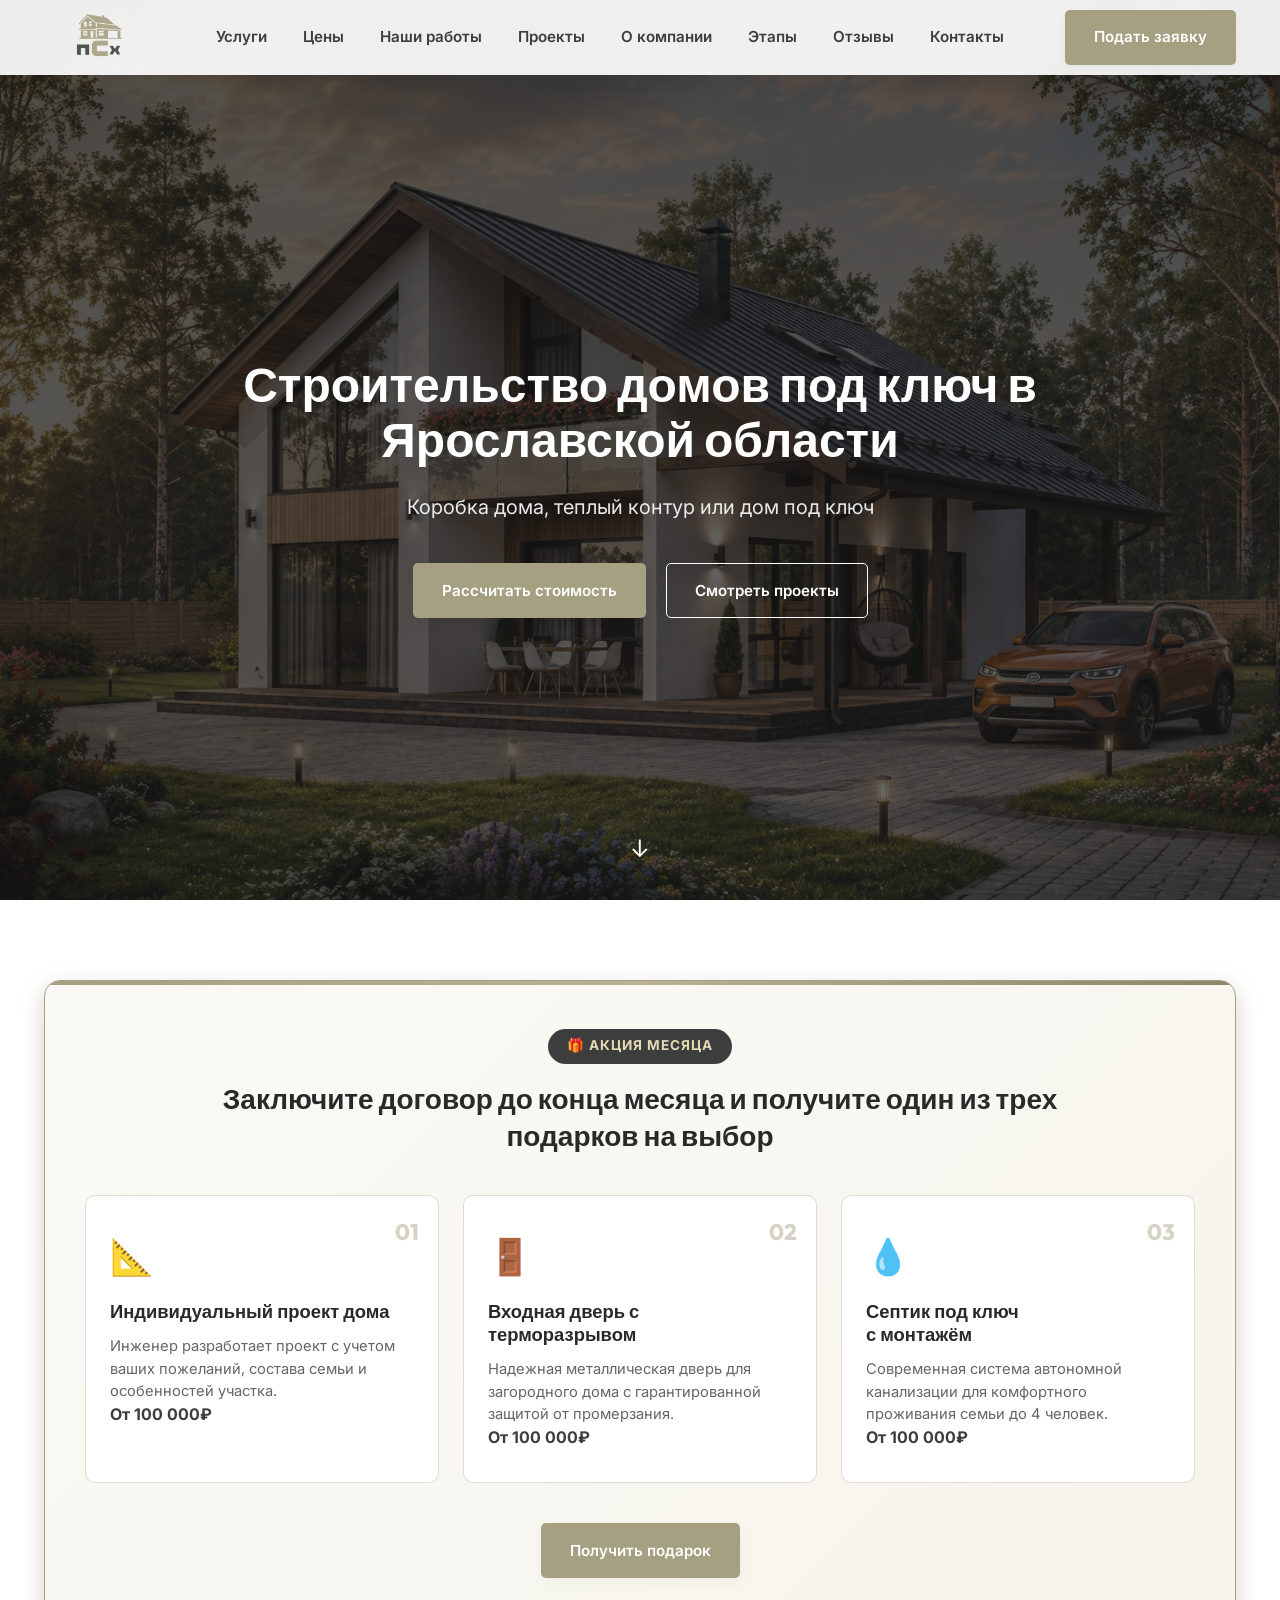
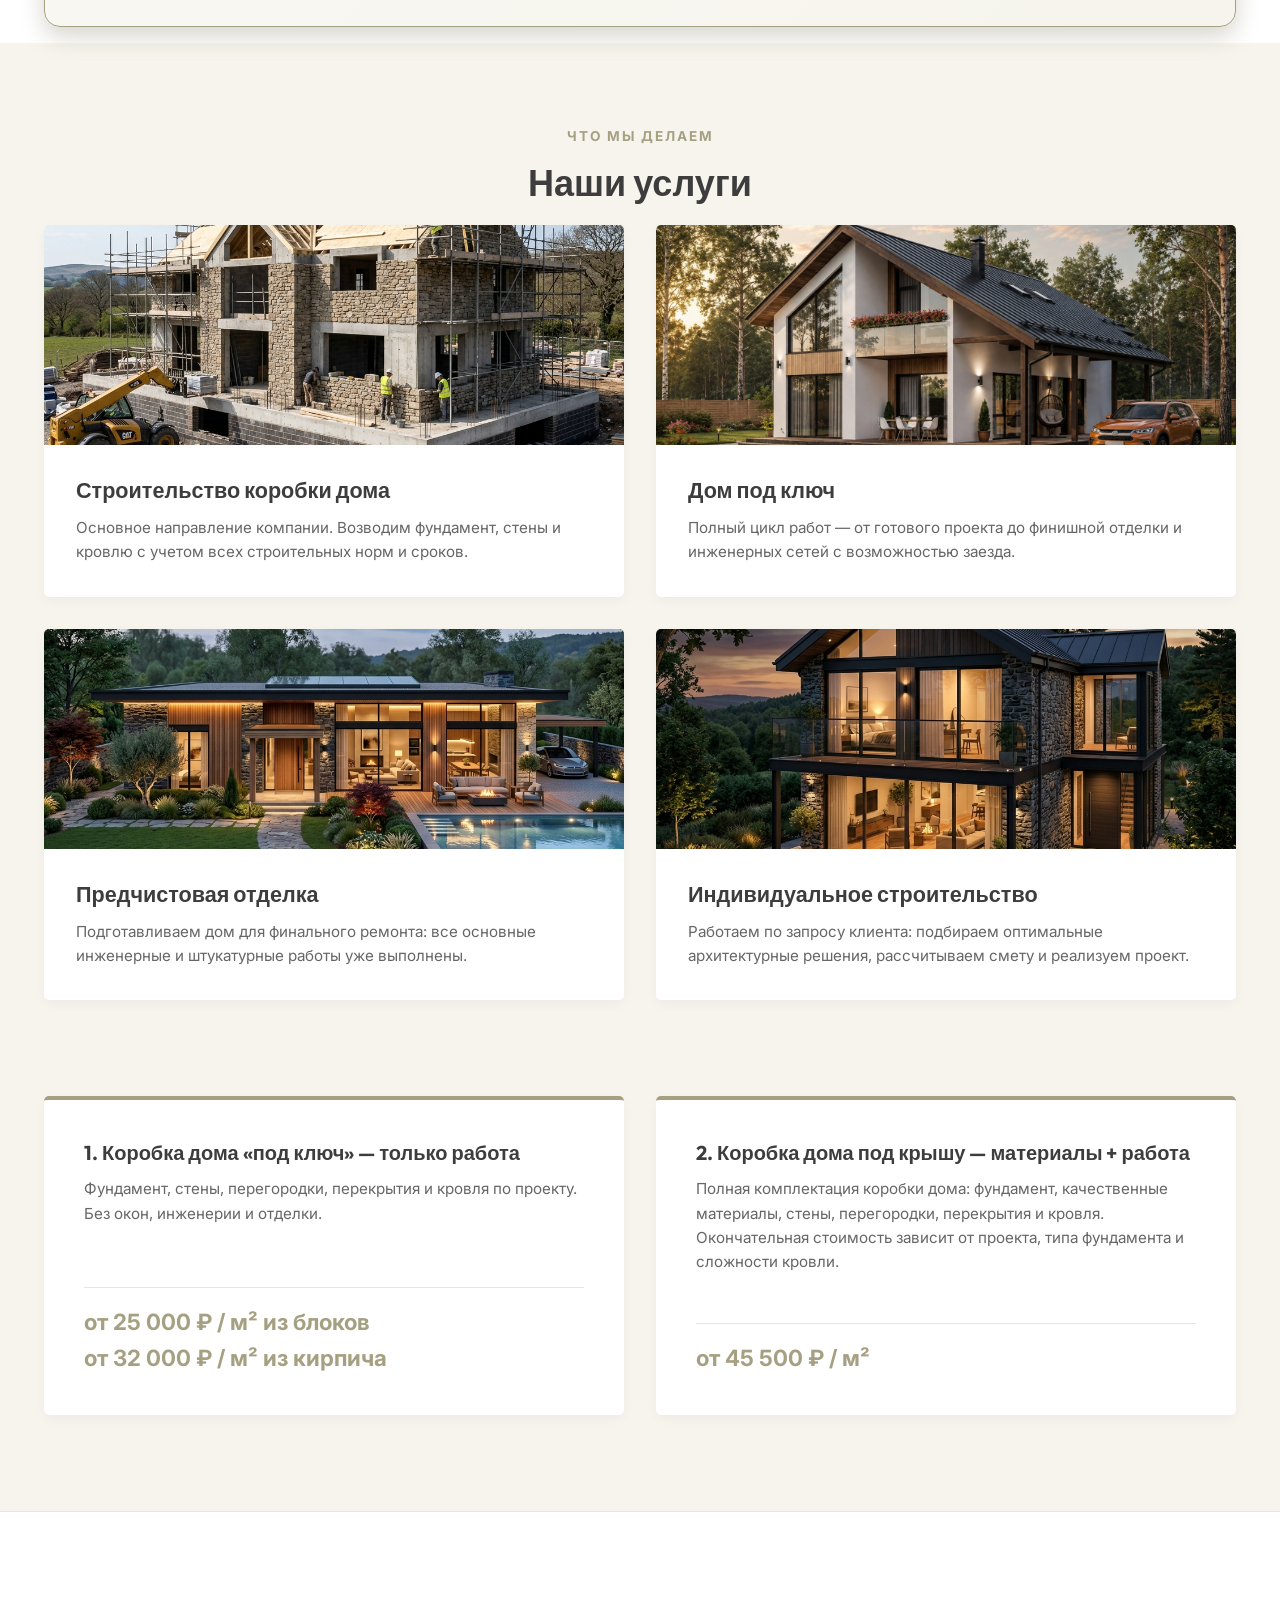
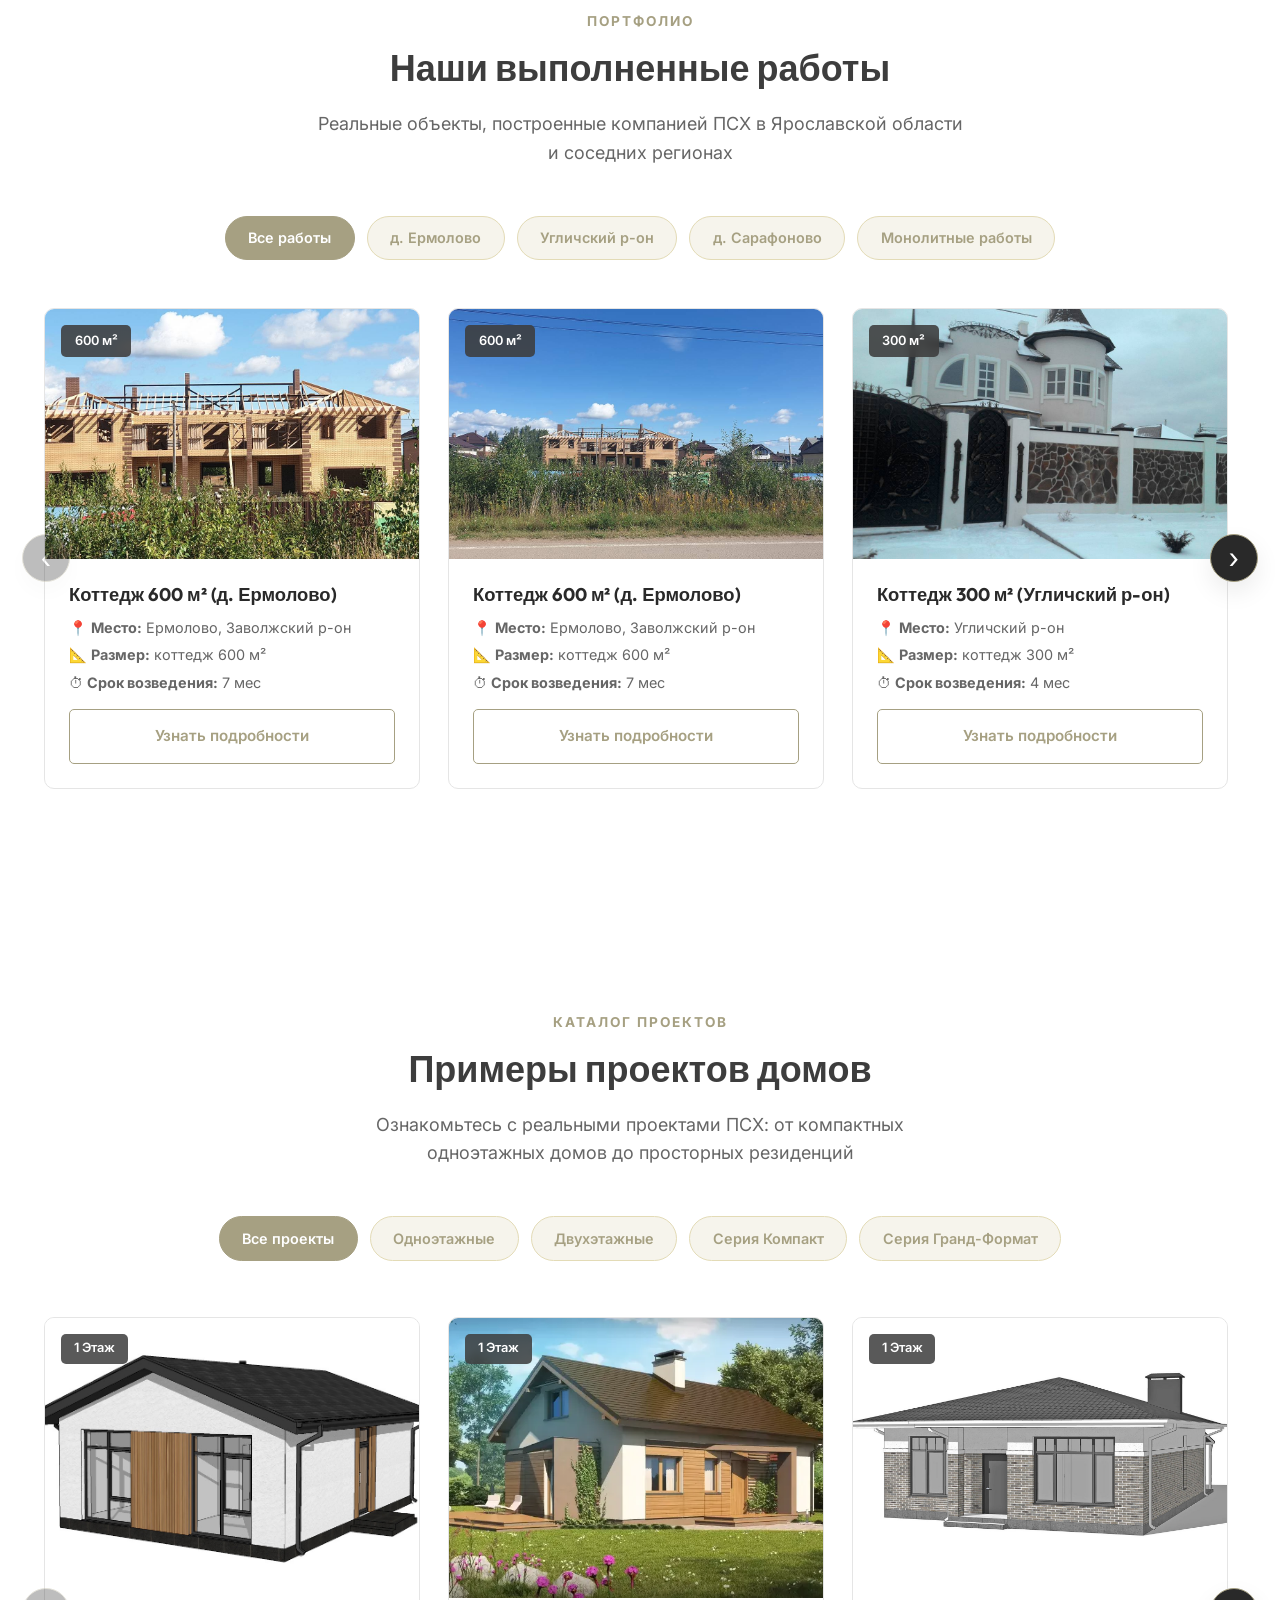
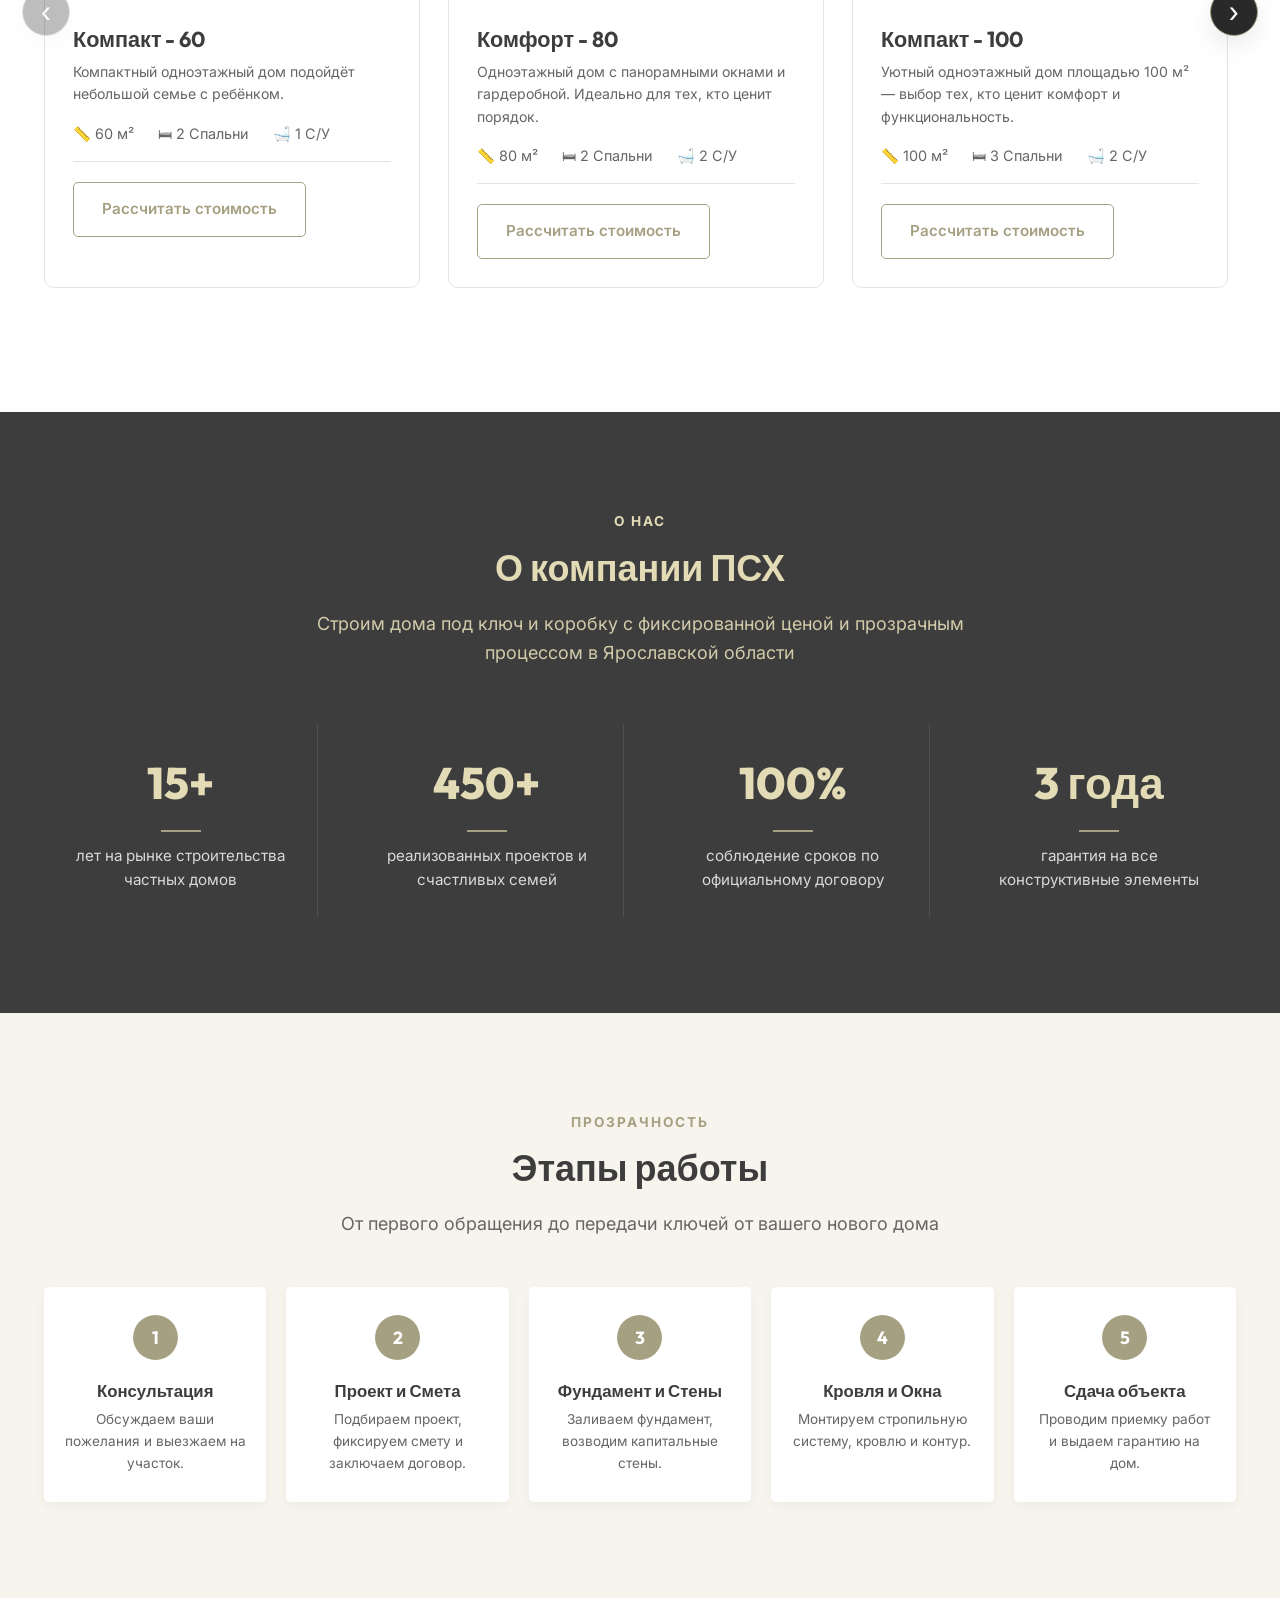
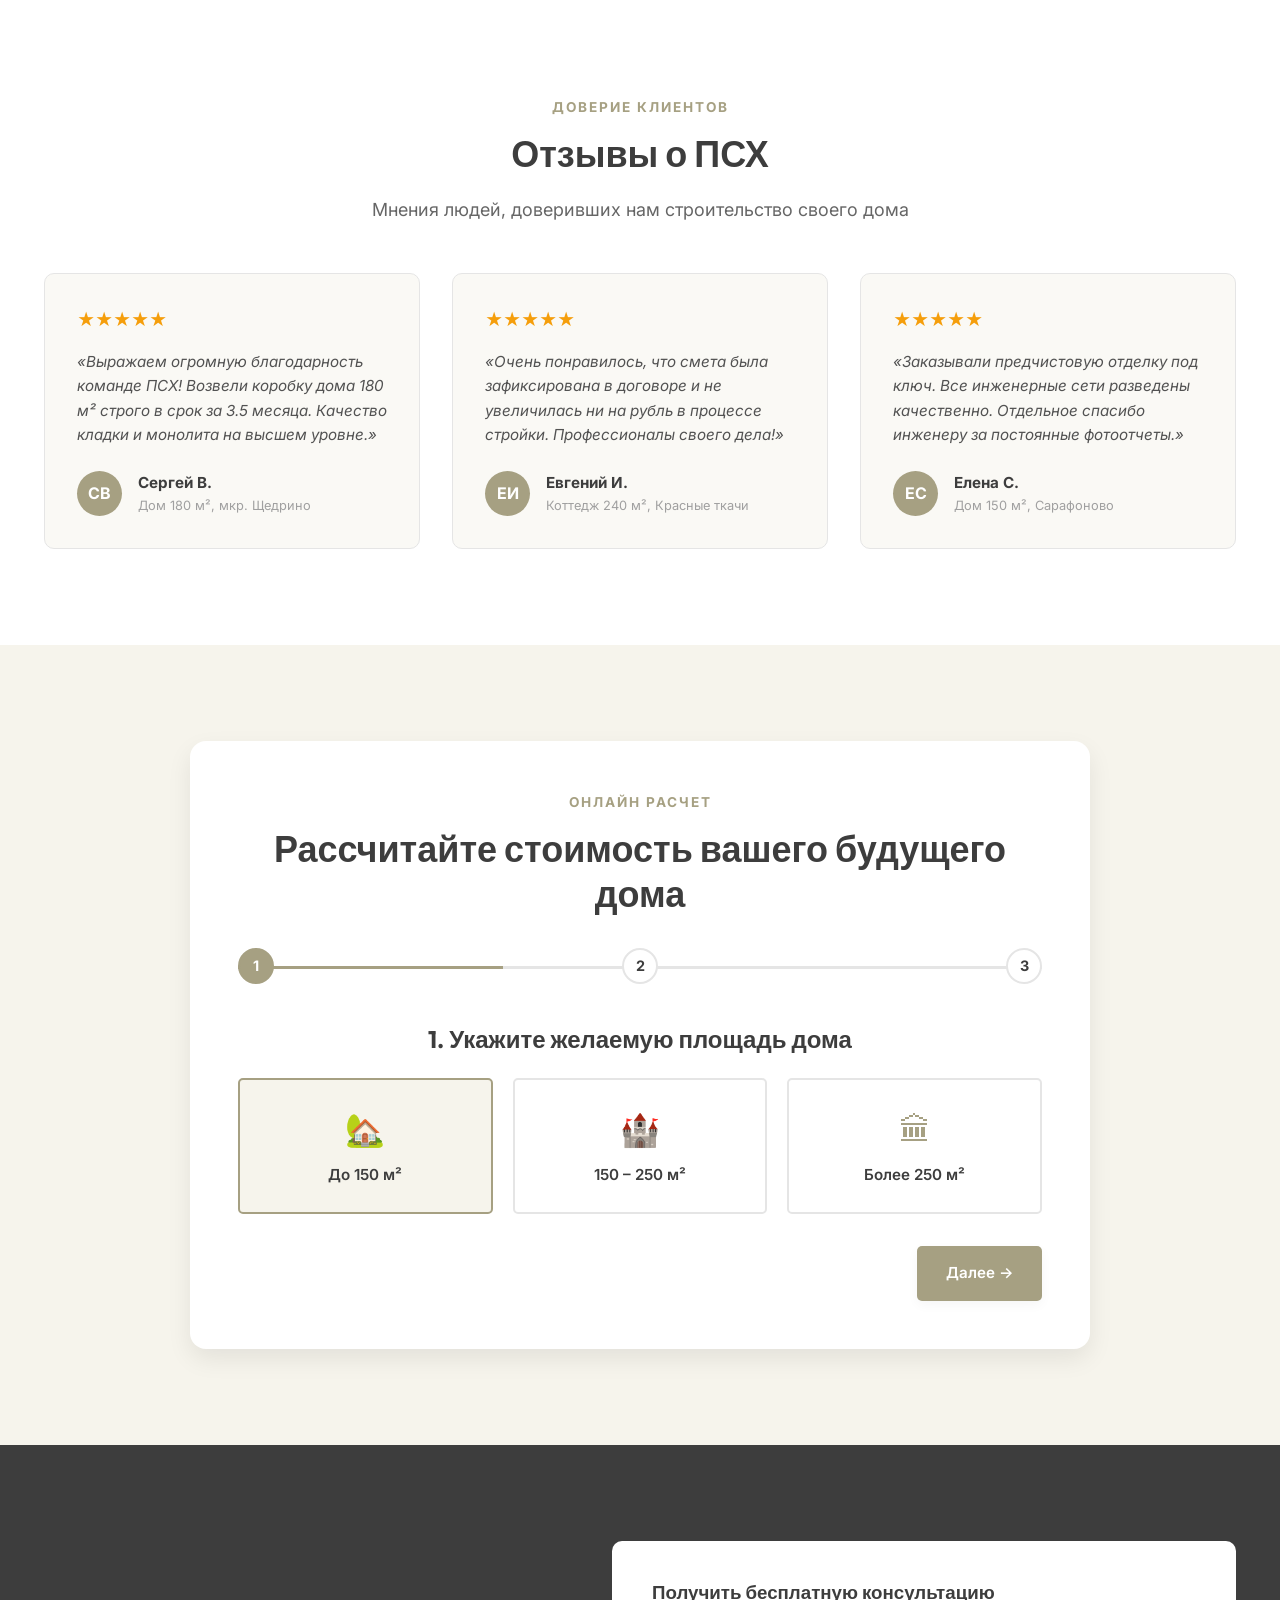
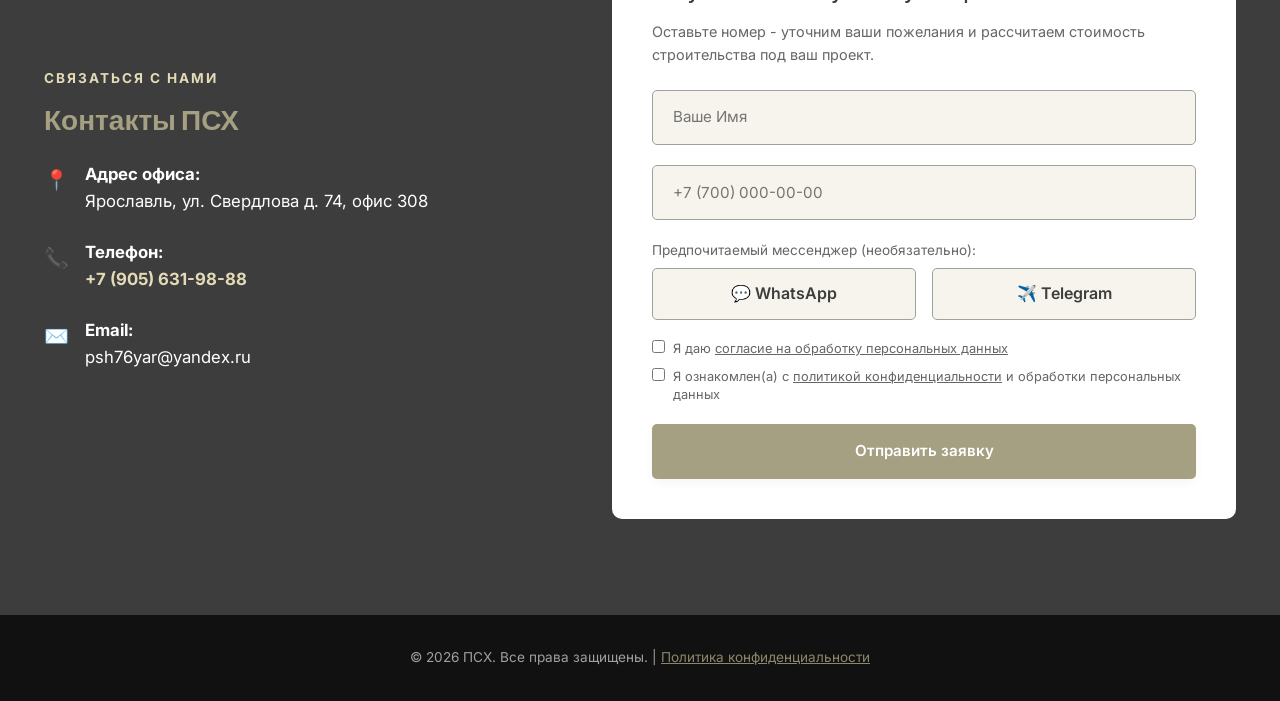
<file: index.html>
<!DOCTYPE html>
<html lang="ru">
<head>
  <meta charset="UTF-8">
  <meta name="viewport" content="width=device-width, initial-scale=1.0">
  <title>Строительство домов под ключ в ЯО</title>
  <meta name="description" content="ПСХ подбирает и рассчитывает проекты домов в Ярославской области под ваш бюджет: коробка дома, строительство под ключ и индивидуальные проекты.">
  <meta name="keywords" content="проекты домов Ярославская область, строительство домов Ярославская область, дом под ключ Ярославская область, строительство коттеджей Ярославская область, коробка дома Ярославская область, ПСХ">

  <!-- OG Meta Tags -->
  <meta property="og:title" content="Проекты домов в Ярославской области | ПСХ - строительство под ключ">
  <meta property="og:description" content="ПСХ подбирает и рассчитывает проекты домов в Ярославской области под ваш бюджет: коробка дома, строительство под ключ и индивидуальные проекты.">
  <meta property="og:type" content="website">
  <meta property="og:url" content="https://qalaforge.kz">

  <!-- Favicon -->
  <link rel="shortcut icon" href="assets/hero.png" type="image/x-icon">

  <!-- Custom Stylesheet -->
  <link rel="stylesheet" href="css/style.css">
</head>
<body>

  <!-- Header & Navigation -->
  <header class="header">
    <div class="container header-container">
      <a href="#" class="logo">
        <img src="assets/logo.png" alt="ПСХ" height="110" width="110">
      </a>

      <nav class="nav-menu">
        <a href="#services" class="nav-link">Услуги</a>
        <a href="#pricing" class="nav-link">Цены</a>
        <a href="#works" class="nav-link">Наши работы</a>
        <a href="#projects" class="nav-link">Проекты</a>
        <a href="#about" class="nav-link">О компании</a>
        <a href="#step" class="nav-link">Этапы</a>
        <a href="#review" class="nav-link">Отзывы</a>
        <a href="#contacts" class="nav-link">Контакты</a>
      </nav>

      <div class="header-actions">
        <button class="btn btn-primary" data-modal="quizModal">Подать заявку</button>
        <button class="burger-btn" id="burgerBtn" aria-label="Открыть меню">☰</button>
      </div>
    </div>
  </header>

  <!-- Mobile Menu Drawer -->
  <div class="mobile-drawer" id="mobileDrawer">
    <a href="#services" class="nav-link mobile-link">Услуги</a>
    <a href="#pricing" class="nav-link mobile-link">Цены</a>
    <a href="#works" class="nav-link mobile-link">Наши работы</a>
    <a href="#projects" class="nav-link mobile-link">Проекты</a>
    <a href="#about" class="nav-link mobile-link">О компании</a>
    <a href="#step" class="nav-link mobile-link">Этапы</a>
    <a href="#review" class="nav-link mobile-link">Отзывы</a>
    <a href="#contacts" class="nav-link mobile-link">Контакты</a>
    <button class="btn btn-primary" data-modal="quizModal">Подать заявку</button>
  </div>

  <!-- Hero Cover Section -->
  <section class="hero" id="hero">
    <div class="container">
      <div class="hero-content">
        <h1 class="hero-title">Строительство домов под ключ
          в Ярославской области
        </h1>
        <p class="hero-description">Коробка дома, теплый контур 
          или дом под ключ</p>
        <div class="hero-buttons">
          <a href="#quiz" class="btn btn-primary">Рассчитать стоимость</a>
          <a href="#projects" class="btn btn-secondary">Смотреть проекты</a>
        </div>
      </div>
    </div>
    <a href="#promo" class="hero-arrow" aria-label="Прокрутить вниз">↓</a>
  </section>

  <!-- Promo Offer Section -->
  <section class="promo-section" id="promo">
    <div class="container">
      <div class="promo-card">
        <div class="promo-header">
          <span class="promo-badge">🎁 Акция месяца</span>
          <h2 class="promo-title">Заключите договор до конца месяца и получите один из трех подарков на выбор</h2>
        </div>

        <div class="promo-grid">
          <!-- Gift 1 -->
          <div class="promo-item">
            <div class="promo-number">01</div>
            <div class="promo-icon">📐</div>
            <h3 class="promo-item-title">Индивидуальный проект дома</h3>
            <p class="promo-item-text">Инженер разработает проект с учетом ваших пожеланий, состава семьи и особенностей участка.</p>
            <p><b>От 100 000₽</b></p>
          </div>

          <!-- Gift 2 -->
          <div class="promo-item">
            <div class="promo-number">02</div>
            <div class="promo-icon">🚪</div>
            <h3 class="promo-item-title">Входная дверь с терморазрывом</h3>
            <p class="promo-item-text">Надежная металлическая дверь для загородного дома с гарантированной защитой от промерзания.</p>
            <p><b>От 100 000₽</b></p>
          </div>

          <!-- Gift 3 -->
          <div class="promo-item">
            <div class="promo-number">03</div>
            <div class="promo-icon">💧</div>
            <h3 class="promo-item-title">Септик под ключ<br>с монтажём</h3>
            <p class="promo-item-text">Современная система автономной канализации для комфортного проживания семьи до 4 человек.</p>
            <p><b>От 100 000₽</b></p>
          </div>
        </div>

        <div class="promo-action">
          <button class="btn btn-primary" data-modal="quizModal">Получить подарок</button>
        </div>
      </div>
    </div>
  </section>

  <!-- Services Section -->
  <section class="services-section" id="services">
    <div class="container">
      <div style="text-align: center;">
        <span class="section-tag">Что мы делаем</span>
        <h2 class="section-title">Наши услуги</h2>
      </div>

      <div class="services-grid">
        <!-- Service Card 1 -->
        <div class="service-card">
          <div class="service-image" style="background-image: url('assets/service_box.png');"></div>
          <div class="service-body">
            <h3 class="service-title">Строительство коробки дома</h3>
            <p class="service-descr">Основное направление компании. Возводим фундамент, стены и кровлю с учетом всех строительных норм и сроков.</p>
          </div>
        </div>

        <!-- Service Card 2 -->
        <div class="service-card">
          <div class="service-image" style="background-image: url('assets/hero.png');"></div>
          <div class="service-body">
            <h3 class="service-title">Дом под ключ</h3>
            <p class="service-descr">Полный цикл работ — от готового проекта до финишной отделки и инженерных сетей с возможностью заезда.</p>
          </div>
        </div>

        <!-- Service Card 3 -->
        <div class="service-card">
          <div class="service-image" style="background-image: url('assets/project1.png');"></div>
          <div class="service-body">
            <h3 class="service-title">Предчистовая отделка</h3>
            <p class="service-descr">Подготавливаем дом для финального ремонта: все основные инженерные и штукатурные работы уже выполнены.</p>
          </div>
        </div>

        <!-- Service Card 4 -->
        <div class="service-card">
          <div class="service-image" style="background-image: url('assets/project2.png');"></div>
          <div class="service-body">
            <h3 class="service-title">Индивидуальное строительство</h3>
            <p class="service-descr">Работаем по запросу клиента: подбираем оптимальные архитектурные решения, рассчитываем смету и реализуем проект.</p>
          </div>
        </div>
      </div>
    </div>
  </section>

  <!-- Pricing Section -->
  <section class="pricing-section" id="pricing">
    <div class="container">
      <div class="pricing-grid">
        <div class="pricing-card">
          <div class="pricing-header">
            <h3 class="pricing-title">1. Коробка дома «под ключ» — только работа</h3>
            <p class="pricing-descr">Фундамент, стены, перегородки, перекрытия и кровля по проекту. Без окон, инженерии и отделки.</p>
          </div>
          <div class="pricing-price">от 25 000 ₽ / м² из блоков<br>
            от 32 000 ₽ / м² из кирпича
          </div>
        </div>

        <div class="pricing-card">
          <div class="pricing-header">
            <h3 class="pricing-title">2. Коробка дома под крышу — материалы + работа</h3>
            <p class="pricing-descr">Полная комплектация коробки дома: фундамент, качественные материалы, стены, перегородки, перекрытия и кровля.
              <br> Окончательная стоимость зависит от проекта, типа фундамента и сложности кровли.
            </p>
          </div>
          <div class="pricing-price">от 45 500  ₽ / м²</div>
        </div>
      </div>
    </div>
  </section>

  <!-- Works Showcase Section -->
  <section class="works-section" id="works">
    <div class="container">
      <div style="text-align: center;">
        <span class="section-tag">Портфолио</span>
        <h2 class="section-title">Наши выполненные работы</h2>
        <p class="section-subtitle">Реальные объекты, построенные компанией ПСХ в Ярославской области и соседних регионах</p>
      </div>

      <!-- Filter Tabs -->
      <div class="work-filters">
        <button class="filter-btn active" data-work-filter="all">Все работы</button>
        <button class="filter-btn" data-work-filter="ermolovo">д. Ермолово</button>
        <button class="filter-btn" data-work-filter="uglich">Угличский р-он</button>
        <button class="filter-btn" data-work-filter="sarafonovo">д. Сарафоново</button>
        <button class="filter-btn" data-work-filter="stair">Монолитные работы</button>
      </div>

      <!-- Carousel Wrapper -->
      <div class="works-carousel-container">
        <button class="carousel-nav-btn prev" id="worksPrevBtn" aria-label="Предыдущая работа">‹</button>

        <div class="works-grid" id="worksGrid">
          <!-- Work 1 (1.jpg) -->
          <div class="work-card" data-work-category="ermolovo">
            <div class="work-img-wrapper">
              <span class="work-badge">600 м²</span>
              <img src="assets/examples/1.jpg" alt="Коттедж 600 м2 в д. Ермолово">
            </div>
            <div class="work-content">
              <h3 class="work-title">Коттедж 600 м² (д. Ермолово)</h3>
              <div class="work-details">
                <div class="work-detail-item">📍 <strong>Место:</strong> Ермолово, Заволжский р-он</div>
                <div class="work-detail-item">📐 <strong>Размер:</strong> коттедж 600 м²</div>
                <div class="work-detail-item">⏱ <strong>Срок возведения:</strong> 7 мес</div>
              </div>
              <button class="btn btn-outline-gold" style="width: 100%; margin-top: 1rem;" data-modal="consultModal">Узнать подробности</button>
            </div>
          </div>

          <!-- Work 2 (2.jpg) -->
          <div class="work-card" data-work-category="ermolovo">
            <div class="work-img-wrapper">
              <span class="work-badge">600 м²</span>
              <img src="assets/examples/2.jpg" alt="Коттедж 600 м2 в д. Ермолово">
            </div>
            <div class="work-content">
              <h3 class="work-title">Коттедж 600 м² (д. Ермолово)</h3>
              <div class="work-details">
                <div class="work-detail-item">📍 <strong>Место:</strong> Ермолово, Заволжский р-он</div>
                <div class="work-detail-item">📐 <strong>Размер:</strong> коттедж 600 м²</div>
                <div class="work-detail-item">⏱ <strong>Срок возведения:</strong> 7 мес</div>
              </div>
              <button class="btn btn-outline-gold" style="width: 100%; margin-top: 1rem;" data-modal="consultModal">Узнать подробности</button>
            </div>
          </div>

          <!-- Work 3 (3.jpg) -->
          <div class="work-card" data-work-category="uglich">
            <div class="work-img-wrapper">
              <span class="work-badge">300 м²</span>
              <img src="assets/examples/3.jpg" alt="Коттедж 300 м2 в Угличском р-не">
            </div>
            <div class="work-content">
              <h3 class="work-title">Коттедж 300 м² (Угличский р-он)</h3>
              <div class="work-details">
                <div class="work-detail-item">📍 <strong>Место:</strong> Угличский р-он</div>
                <div class="work-detail-item">📐 <strong>Размер:</strong> коттедж 300 м²</div>
                <div class="work-detail-item">⏱ <strong>Срок возведения:</strong> 4 мес</div>
              </div>
              <button class="btn btn-outline-gold" style="width: 100%; margin-top: 1rem;" data-modal="consultModal">Узнать подробности</button>
            </div>
          </div>

          <!-- Work 4 (4.jpg) -->
          <div class="work-card" data-work-category="uglich">
            <div class="work-img-wrapper">
              <span class="work-badge">300 м²</span>
              <img src="assets/examples/4.jpg" alt="Коттедж 300 м2 в Угличском р-не">
            </div>
            <div class="work-content">
              <h3 class="work-title">Коттедж 300 м² (Угличский р-он)</h3>
              <div class="work-details">
                <div class="work-detail-item">📍 <strong>Место:</strong> Угличский р-он</div>
                <div class="work-detail-item">📐 <strong>Размер:</strong> коттедж 300 м²</div>
                <div class="work-detail-item">⏱ <strong>Срок возведения:</strong> 4 мес</div>
              </div>
              <button class="btn btn-outline-gold" style="width: 100%; margin-top: 1rem;" data-modal="consultModal">Узнать подробности</button>
            </div>
          </div>

          <!-- Work 5 (5.jpg) -->
          <div class="work-card" data-work-category="uglich">
            <div class="work-img-wrapper">
              <span class="work-badge">300 м²</span>
              <img src="assets/examples/5.jpg" alt="Коттедж 300 м2 в Угличском р-не">
            </div>
            <div class="work-content">
              <h3 class="work-title">Коттедж 300 м² (Угличский р-он)</h3>
              <div class="work-details">
                <div class="work-detail-item">📍 <strong>Место:</strong> Угличский р-он</div>
                <div class="work-detail-item">📐 <strong>Размер:</strong> коттедж 300 м²</div>
                <div class="work-detail-item">⏱ <strong>Срок возведения:</strong> 4 мес</div>
              </div>
              <button class="btn btn-outline-gold" style="width: 100%; margin-top: 1rem;" data-modal="consultModal">Узнать подробности</button>
            </div>
          </div>

          <!-- Work 6 (6.jpg) -->
          <div class="work-card" data-work-category="uglich">
            <div class="work-img-wrapper">
              <span class="work-badge">300 м²</span>
              <img src="assets/examples/6.jpg" alt="Коттедж 300 м2 в Угличском р-не">
            </div>
            <div class="work-content">
              <h3 class="work-title">Коттедж 300 м² (Угличский р-он)</h3>
              <div class="work-details">
                <div class="work-detail-item">📍 <strong>Место:</strong> Угличский р-он</div>
                <div class="work-detail-item">📐 <strong>Размер:</strong> коттедж 300 м²</div>
                <div class="work-detail-item">⏱ <strong>Срок возведения:</strong> 4 мес</div>
              </div>
              <button class="btn btn-outline-gold" style="width: 100%; margin-top: 1rem;" data-modal="consultModal">Узнать подробности</button>
            </div>
          </div>

          <!-- Work 7 (7.jpg) -->
          <div class="work-card" data-work-category="sarafonovo">
            <div class="work-img-wrapper">
              <span class="work-badge">150 м²</span>
              <img src="assets/examples/7.jpg" alt="Коттедж 150 м2 в д. Сарафоново">
            </div>
            <div class="work-content">
              <h3 class="work-title">Коттедж 150 м² (д. Сарафоново)</h3>
              <div class="work-details">
                <div class="work-detail-item">📍 <strong>Место:</strong> д. Сарафоново</div>
                <div class="work-detail-item">📐 <strong>Размер:</strong> коттедж 150 м²</div>
                <div class="work-detail-item">⏱ <strong>Срок возведения:</strong> 3 мес</div>
              </div>
              <button class="btn btn-outline-gold" style="width: 100%; margin-top: 1rem;" data-modal="consultModal">Узнать подробности</button>
            </div>
          </div>

          <!-- Work 8 (8.jpg) -->
          <div class="work-card" data-work-category="sarafonovo">
            <div class="work-img-wrapper">
              <span class="work-badge">150 м²</span>
              <img src="assets/examples/8.jpg" alt="Коттедж 150 м2 в д. Сарафоново">
            </div>
            <div class="work-content">
              <h3 class="work-title">Коттедж 150 м² (д. Сарафоново)</h3>
              <div class="work-details">
                <div class="work-detail-item">📍 <strong>Место:</strong> д. Сарафоново</div>
                <div class="work-detail-item">📐 <strong>Размер:</strong> коттедж 150 м²</div>
                <div class="work-detail-item">⏱ <strong>Срок возведения:</strong> 3 мес</div>
              </div>
              <button class="btn btn-outline-gold" style="width: 100%; margin-top: 1rem;" data-modal="consultModal">Узнать подробности</button>
            </div>
          </div>

          <!-- Work 9 (9.jpg) -->
          <div class="work-card" data-work-category="sarafonovo">
            <div class="work-img-wrapper">
              <span class="work-badge">150 м²</span>
              <img src="assets/examples/9.jpg" alt="Коттедж 150 м2 в д. Сарафоново">
            </div>
            <div class="work-content">
              <h3 class="work-title">Коттедж 150 м² (д. Сарафоново)</h3>
              <div class="work-details">
                <div class="work-detail-item">📍 <strong>Место:</strong> д. Сарафоново</div>
                <div class="work-detail-item">📐 <strong>Размер:</strong> коттедж 150 м²</div>
                <div class="work-detail-item">⏱ <strong>Срок возведения:</strong> 3 мес</div>
              </div>
              <button class="btn btn-outline-gold" style="width: 100%; margin-top: 1rem;" data-modal="consultModal">Узнать подробности</button>
            </div>
          </div>

          <!-- Work 10 (10.jpg) -->
          <div class="work-card" data-work-category="stair">
            <div class="work-img-wrapper">
              <span class="work-badge">Монолит</span>
              <img src="assets/examples/10.jpg" alt="Винтовая монолитная лестница">
            </div>
            <div class="work-content">
              <h3 class="work-title">Винтовая монолитная лестница</h3>
              <div class="work-details">
                <div class="work-detail-item">📍 <strong>Место:</strong> г. Орехово-Зуево Моск. Обл.</div>
                <div class="work-detail-item">🏗 <strong>Объект:</strong> Винтовая лестница</div>
                <div class="work-detail-item">⏱ <strong>Срок возведения:</strong> 3 недели</div>
              </div>
              <button class="btn btn-outline-gold" style="width: 100%; margin-top: 1rem;" data-modal="consultModal">Узнать подробности</button>
            </div>
          </div>
        </div>

        <button class="carousel-nav-btn next" id="worksNextBtn" aria-label="Следующая работа">›</button>
      </div>
    </div>
  </section>

  <!-- Projects Showcase Section -->
  <section class="projects-section" id="projects">
    <div class="container">
      <div style="text-align: center;">
        <span class="section-tag">Каталог проектов</span>
        <h2 class="section-title">Примеры проектов домов</h2>
        <p class="section-subtitle">Ознакомьтесь с реальными проектами ПСХ: от компактных одноэтажных домов до просторных резиденций</p>
      </div>

      <!-- Filter Tabs -->
      <div class="project-filters">
        <button class="filter-btn active" data-filter="all">Все проекты</button>
        <button class="filter-btn" data-filter="1story">Одноэтажные</button>
        <button class="filter-btn" data-filter="2story">Двухэтажные</button>
        <button class="filter-btn" data-filter="kompakt">Серия Компакт</button>
        <button class="filter-btn" data-filter="grand">Серия Гранд-Формат</button>
      </div>

      <!-- Carousel Wrapper -->
      <div class="projects-carousel-container">
        <button class="carousel-nav-btn prev" id="projectsPrevBtn" aria-label="Предыдущий проект">‹</button>
        
        <div class="projects-grid" id="projectsGrid">
          <!-- Project 1 -->
          <div class="project-card" data-category="1story kompakt">
            <div class="project-img-wrapper">
              <span class="project-badge">1 Этаж</span>
              <img src="assets/kompakt60.jpg" alt="Компакт - 60">
            </div>
            <div class="project-content">
              <h3 class="project-title">Компакт - 60</h3>
              <p style="font-size: 0.88rem; color: var(--color-gray-600); margin-bottom: 1rem;">Компактный одноэтажный дом подойдёт небольшой семье с ребёнком.</p>
              <div class="project-specs">
                <span class="project-spec-item">📏 60 м²</span>
                <span class="project-spec-item">🛏 2 Спальни</span>
                <span class="project-spec-item">🛁 1 С/У</span>
              </div>
              <div class="project-footer">
                <button class="btn btn-outline-gold" data-modal="consultModal">Рассчитать стоимость</button>
              </div>
            </div>
          </div>

          <!-- Project 2 -->
          <div class="project-card" data-category="1story kompakt">
            <div class="project-img-wrapper">
              <span class="project-badge">1 Этаж</span>
              <img src="assets/komfort80.jpg" alt="Комфорт - 80">
            </div>
            <div class="project-content">
              <h3 class="project-title">Комфорт - 80</h3>
              <p style="font-size: 0.88rem; color: var(--color-gray-600); margin-bottom: 1rem;">Одноэтажный дом с панорамными окнами и гардеробной. Идеально для тех, кто ценит порядок.</p>
              <div class="project-specs">
                <span class="project-spec-item">📏 80 м²</span>
                <span class="project-spec-item">🛏 2 Спальни</span>
                <span class="project-spec-item">🛁 2 С/У</span>
              </div>
              <div class="project-footer">
                <button class="btn btn-outline-gold" data-modal="consultModal">Рассчитать стоимость</button>
              </div>
            </div>
          </div>

          <!-- Project 3 -->
          <div class="project-card" data-category="1story kompakt">
            <div class="project-img-wrapper">
              <span class="project-badge">1 Этаж</span>
              <img src="assets/kompakt100.jpg" alt="Компакт - 100">
            </div>
            <div class="project-content">
              <h3 class="project-title">Компакт - 100</h3>
              <p style="font-size: 0.88rem; color: var(--color-gray-600); margin-bottom: 1rem;">Уютный одноэтажный дом площадью 100 м² — выбор тех, кто ценит комфорт и функциональность.</p>
              <div class="project-specs">
                <span class="project-spec-item">📏 100 м²</span>
                <span class="project-spec-item">🛏 3 Спальни</span>
                <span class="project-spec-item">🛁 2 С/У</span>
              </div>
              <div class="project-footer">
                <button class="btn btn-outline-gold" data-modal="consultModal">Рассчитать стоимость</button>
              </div>
            </div>
          </div>

          <!-- Project 4 -->
          <div class="project-card" data-category="2story kompakt">
            <div class="project-img-wrapper">
              <span class="project-badge">2 Этажа</span>
              <img src="assets/kompakt120.jpg" alt="Компакт - 120">
            </div>
            <div class="project-content">
              <h3 class="project-title">Компакт - 120</h3>
              <p style="font-size: 0.88rem; color: var(--color-gray-600); margin-bottom: 1rem;">Двухэтажный дом 120 м² — отличное решение для молодой и активной семьи.</p>
              <div class="project-specs">
                <span class="project-spec-item">📏 120 м²</span>
                <span class="project-spec-item">🛏 3 Спальни</span>
                <span class="project-spec-item">🛁 2 С/У</span>
              </div>
              <div class="project-footer">
                <button class="btn btn-outline-gold" data-modal="consultModal">Рассчитать стоимость</button>
              </div>
            </div>
          </div>

          <!-- Project 5 -->
          <div class="project-card" data-category="2story grand">
            <div class="project-img-wrapper">
              <span class="project-badge">2 Этажа</span>
              <img src="assets/grand160.jpg" alt="Гранд-Формат - 160">
            </div>
            <div class="project-content">
              <h3 class="project-title">Гранд-Формат - 160</h3>
              <p style="font-size: 0.88rem; color: var(--color-gray-600); margin-bottom: 1rem;">Просторный двухэтажный дом создан для тех, кто любит принимать гостей.</p>
              <div class="project-specs">
                <span class="project-spec-item">📏 160 м²</span>
                <span class="project-spec-item">🛏 4 Спальни</span>
                <span class="project-spec-item">🛁 3 С/У</span>
              </div>
              <div class="project-footer">
                <button class="btn btn-outline-gold" data-modal="consultModal">Рассчитать стоимость</button>
              </div>
            </div>
          </div>

          <!-- Project 6 -->
          <div class="project-card" data-category="1story grand">
            <div class="project-img-wrapper">
              <span class="project-badge">1 Этаж</span>
              <img src="assets/grand200.jpg" alt="Гранд-Формат - 200">
            </div>
            <div class="project-content">
              <h3 class="project-title">Гранд-Формат - 200</h3>
              <p style="font-size: 0.88rem; color: var(--color-gray-600); margin-bottom: 1rem;">Стильный одноэтажный дом 200 м² в современном стиле — премиальное решение.</p>
              <div class="project-specs">
                <span class="project-spec-item">📏 200 м²</span>
                <span class="project-spec-item">🛏 4 Спальни</span>
                <span class="project-spec-item">🛁 3 С/У</span>
              </div>
              <div class="project-footer">
                <button class="btn btn-outline-gold" data-modal="consultModal">Рассчитать стоимость</button>
              </div>
            </div>
          </div>

          <!-- Project 7 -->
          <div class="project-card" data-category="2story grand">
            <div class="project-img-wrapper">
              <span class="project-badge">2 Этажа</span>
              <img src="assets/grand220.jpg" alt="Гранд-Формат - 220">
            </div>
            <div class="project-content">
              <h3 class="project-title">Гранд-Формат - 220</h3>
              <p style="font-size: 0.88rem; color: var(--color-gray-600); margin-bottom: 1rem;">Практичный двухэтажный дом 220 м² сочетает простор и рациональную планировку.</p>
              <div class="project-specs">
                <span class="project-spec-item">📏 220 м²</span>
                <span class="project-spec-item">🛏 5 Спален</span>
                <span class="project-spec-item">🛁 3 С/У</span>
              </div>
              <div class="project-footer">
                <button class="btn btn-outline-gold" data-modal="consultModal">Рассчитать стоимость</button>
              </div>
            </div>
          </div>
        </div>

        <button class="carousel-nav-btn next" id="projectsNextBtn" aria-label="Следующий проект">›</button>
      </div>
    </div>
  </section>

  <!-- About Section -->
  <section class="about-section" id="about">
    <div class="container">
      <div style="text-align: center;">
        <span class="section-tag" style="color: var(--color-cream-dark);">О нас</span>
        <h2 class="section-title light">О компании ПСХ</h2>
        <p class="section-subtitle light">Строим дома под ключ и коробку с фиксированной ценой и прозрачным процессом в Ярославской области</p>
      </div>

      <div class="stats-grid">
        <div class="stat-card">
          <div class="stat-number">15+</div>
          <div class="stat-divider"></div>
          <div class="stat-label">лет на рынке строительства частных домов</div>
        </div>

        <div class="stat-card">
          <div class="stat-number">450+</div>
          <div class="stat-divider"></div>
          <div class="stat-label">реализованных проектов и счастливых семей</div>
        </div>

        <div class="stat-card">
          <div class="stat-number">100%</div>
          <div class="stat-divider"></div>
          <div class="stat-label">соблюдение сроков по официальному договору</div>
        </div>

        <div class="stat-card">
          <div class="stat-number">3 года</div>
          <div class="stat-divider"></div>
          <div class="stat-label">гарантия на все конструктивные элементы</div>
        </div>
      </div>
    </div>
  </section>

  <!-- Stages Section -->
  <section class="stages-section" id="step">
    <div class="container">
      <div style="text-align: center;">
        <span class="section-tag">Прозрачность</span>
        <h2 class="section-title">Этапы работы</h2>
        <p class="section-subtitle">От первого обращения до передачи ключей от вашего нового дома</p>
      </div>

      <div class="stages-timeline">
        <div class="stage-card">
          <div class="stage-num">1</div>
          <h4 class="stage-title">Консультация</h4>
          <p class="stage-descr">Обсуждаем ваши пожелания и выезжаем на участок.</p>
        </div>

        <div class="stage-card">
          <div class="stage-num">2</div>
          <h4 class="stage-title">Проект и Смета</h4>
          <p class="stage-descr">Подбираем проект, фиксируем смету и заключаем договор.</p>
        </div>

        <div class="stage-card">
          <div class="stage-num">3</div>
          <h4 class="stage-title">Фундамент и Стены</h4>
          <p class="stage-descr">Заливаем фундамент, возводим капитальные стены.</p>
        </div>

        <div class="stage-card">
          <div class="stage-num">4</div>
          <h4 class="stage-title">Кровля и Окна</h4>
          <p class="stage-descr">Монтируем стропильную систему, кровлю и контур.</p>
        </div>

        <div class="stage-card">
          <div class="stage-num">5</div>
          <h4 class="stage-title">Сдача объекта</h4>
          <p class="stage-descr">Проводим приемку работ и выдаем гарантию на дом.</p>
        </div>
      </div>
    </div>
  </section>

  <!-- Reviews Section -->
  <section class="reviews-section" id="review">
    <div class="container">
      <div style="text-align: center;">
        <span class="section-tag">Доверие клиентов</span>
        <h2 class="section-title">Отзывы о ПСХ</h2>
        <p class="section-subtitle">Мнения людей, доверивших нам строительство своего дома</p>
      </div>

      <div class="reviews-grid">
        <div class="review-card">
          <div class="review-stars">★★★★★</div>
          <p class="review-text">«Выражаем огромную благодарность команде ПСХ! Возвели коробку дома 180 м² строго в срок за 3.5 месяца. Качество кладки и монолита на высшем уровне.»</p>
          <div class="review-author">
            <div class="author-avatar">СВ</div>
            <div>
              <div class="author-name">Сергей В.</div>
              <div class="author-project">Дом 180 м², мкр. Щедрино</div>
            </div>
          </div>
        </div>

        <div class="review-card">
          <div class="review-stars">★★★★★</div>
          <p class="review-text">«Очень понравилось, что смета была зафиксирована в договоре и не увеличилась ни на рубль в процессе стройки. Профессионалы своего дела!»</p>
          <div class="review-author">
            <div class="author-avatar">ЕИ</div>
            <div>
              <div class="author-name">Евгений И.</div>
              <div class="author-project">Коттедж 240 м², Красные ткачи</div>
            </div>
          </div>
        </div>

        <div class="review-card">
          <div class="review-stars">★★★★★</div>
          <p class="review-text">«Заказывали предчистовую отделку под ключ. Все инженерные сети разведены качественно. Отдельное спасибо инженеру за постоянные фотоотчеты.»</p>
          <div class="review-author">
            <div class="author-avatar">ЕС</div>
            <div>
              <div class="author-name">Елена С.</div>
              <div class="author-project">Дом 150 м², Сарафоново</div>
            </div>
          </div>
        </div>
      </div>
    </div>
  </section>

  <!-- Interactive Quiz Calculator Section -->
  <section class="quiz-section" id="quiz">
    <div class="container">
      <div class="quiz-container">
        <div style="text-align: center; margin-bottom: 2rem;">
          <span class="section-tag">Онлайн Расчет</span>
          <h2 class="section-title">Рассчитайте стоимость вашего будущего дома</h2>
        </div>

        <div class="quiz-progress">
          <div class="quiz-progress-bar">
            <div class="quiz-progress-fill"></div>
          </div>
          <div class="progress-dot active">1</div>
          <div class="progress-dot">2</div>
          <div class="progress-dot">3</div>
        </div>

        <!-- Step 1 -->
        <div class="quiz-step active">
          <h3 class="quiz-step-title">1. Укажите желаемую площадь дома</h3>
          <div class="options-grid">
            <div class="quiz-option selected" data-key="area" data-val="100-150">
              <div class="option-icon">🏡</div>
              <div class="option-label">До 150 м²</div>
            </div>
            <div class="quiz-option" data-key="area" data-val="150-250">
              <div class="option-icon">🏰</div>
              <div class="option-label">150 – 250 м²</div>
            </div>
            <div class="quiz-option" data-key="area" data-val="250+">
              <div class="option-icon">🏛</div>
              <div class="option-label">Более 250 м²</div>
            </div>
          </div>
        </div>

        <!-- Step 2 -->
        <div class="quiz-step">
          <h3 class="quiz-step-title">2. Выберите тип комплектации</h3>
          <div class="options-grid">
            <div class="quiz-option selected" data-key="type" data-val="box">
              <div class="option-icon">🧱</div>
              <div class="option-label">Коробка под крышу</div>
            </div>
            <div class="quiz-option" data-key="type" data-val="prefinish">
              <div class="option-icon">🛠</div>
              <div class="option-label">Предчистовая отделка</div>
            </div>
            <div class="quiz-option" data-key="type" data-val="turnkey">
              <div class="option-icon">🔑</div>
              <div class="option-label">Дом под ключ</div>
            </div>
          </div>
        </div>

        <!-- Step 3 -->
        <div class="quiz-step">
          <h3 class="quiz-step-title">3. Материал стен</h3>
          <div class="options-grid">
            <div class="quiz-option selected" data-key="material" data-val="gasblock">
              <div class="option-icon">🏢</div>
              <div class="option-label">Газоблок</div>
            </div>
            <div class="quiz-option" data-key="material" data-val="brick">
              <div class="option-icon">🧱</div>
              <div class="option-label">Кирпич</div>
            </div>
            <div class="quiz-option" data-key="material" data-val="ceramic">
              <div class="option-icon">🏗</div>
              <div class="option-label">Керамоблок</div>
            </div>
          </div>
        </div>

        <div class="quiz-nav">
          <button class="btn btn-outline-gold" id="quizPrevBtn" style="visibility: hidden;">← Назад</button>
          <button class="btn btn-primary" id="quizNextBtn">Далее →</button>
        </div>
      </div>
    </div>
  </section>

  <!-- Contact & Map Section -->
  <section class="contacts-section" id="contacts">
    <div class="container">
      <div class="contacts-grid">
        <div class="contact-info-box">
          <span class="section-tag" style="color: var(--color-cream-dark);">Связаться с нами</span>
          <h3>Контакты ПСХ</h3>

          <div class="contact-item">
            <span class="contact-icon">📍</span>
            <div>
              <strong>Адрес офиса:</strong><br>
              Ярославль, ул. Свердлова д. 74, офис 308
            </div>
          </div>

          <div class="contact-item">
            <span class="contact-icon">📞</span>
            <div>
              <strong>Телефон:</strong><br>
              <a href="tel:+79056319888" style="color: var(--color-cream-dark); font-weight: 700;">+7 (905) 631-98-88</a>
            </div>
          </div>

          <div class="contact-item">
            <span class="contact-icon">✉️</span>
            <div>
              <strong>Email:</strong><br>
              psh76yar@yandex.ru
            </div>
          </div>
        </div>

        <!-- Contact Callback Form -->
        <div style="background: var(--color-white); padding: 2.5rem; border-radius: var(--radius-md); color: var(--color-charcoal);">
          <h3 style="margin-bottom: 1rem;">Получить бесплатную консультацию</h3>
          <p style="font-size: 0.9rem; color: var(--color-gray-600); margin-bottom: 1.5rem;">Оставьте номер - уточним ваши пожелания и рассчитаем стоимость строительства под ваш проект.</p>

          <form class="lead-form" data-form-type="consultation">
            <div class="form-group">
              <input type="text" name="Name" class="form-input" placeholder="Ваше Имя" required>
            </div>

            <div class="form-group">
              <input type="tel" name="Phone" class="form-input" placeholder="+7 (700) 000-00-00" required>
            </div>

            <div style="font-size: 0.85rem; color: var(--color-gray-600); margin-bottom: 0.4rem;">Предпочитаемый мессенджер (необязательно):</div>
            <div class="radio-toggle-group">
              <div class="radio-toggle" data-type="WhatsApp">💬 WhatsApp</div>
              <div class="radio-toggle" data-type="Telegram">✈️ Telegram</div>
            </div>

            <label class="checkbox-label">
              <input type="checkbox" name="consent" required>
              <span>Я даю <a href="docs/data_consent.pdf" target="_blank" style="text-decoration: underline; color: inherit;">согласие на обработку персональных данных</a></span>
            </label>

            <label class="checkbox-label">
              <input type="checkbox" name="privacy" required>
              <span>Я ознакомлен(а) с <a href="privacy/" target="_blank" style="text-decoration: underline; color: inherit;">политикой конфиденциальности</a> и обработки персональных данных</span>
            </label>

            <button type="submit" class="btn btn-primary" style="width: 100%;">Отправить заявку</button>
          </form>
        </div>
      </div>
    </div>
  </section>

  <!-- Footer -->
  <footer class="footer">
    <div class="container">
      <p>© 2026 ПСХ. Все права защищены. | <a href="privacy/" style="color: var(--color-gold-dark); text-decoration: underline;">Политика конфиденциальности</a></p>
    </div>
  </footer>

  <!-- Quiz Modal -->
  <div class="modal-overlay" id="quizModal">
    <div class="modal-content">
      <button class="modal-close" aria-label="Закрыть">✕</button>
      <h3 style="margin-bottom: 0.5rem;" id="quizModalTitle">Заявка на расчет стоимости</h3>
      <p style="font-size: 0.9rem; color: var(--color-gray-600); margin-bottom: 1.5rem;" id="quizModalSub">Введите ваши данные, чтобы получить смету в WhatsApp или Telegram.</p>

      <form class="lead-form" data-form-type="quiz">
        <div class="form-group">
          <input type="text" name="Name" class="form-input" placeholder="Ваше Имя" required>
        </div>

        <div class="form-group">
          <input type="tel" name="Phone" class="form-input" placeholder="+7 (700) 000-00-00" required>
        </div>

        <div style="font-size: 0.85rem; color: var(--color-gray-600); margin-bottom: 0.4rem;">Предпочитаемый мессенджер (необязательно):</div>
        <div class="radio-toggle-group">
          <div class="radio-toggle" data-type="WhatsApp">💬 WhatsApp</div>
          <div class="radio-toggle" data-type="Telegram">✈️ Telegram</div>
        </div>

        <label class="checkbox-label">
          <input type="checkbox" name="consent" required>
          <span>Я даю <a href="docs/data_consent.pdf" target="_blank" style="text-decoration: underline; color: inherit;">согласие на обработку персональных данных</a></span>
        </label>

        <label class="checkbox-label">
          <input type="checkbox" name="privacy" required>
          <span>Я ознакомлен(а) с <a href="privacy/" target="_blank" style="text-decoration: underline; color: inherit;">политикой конфиденциальности</a> и обработки персональных данных</span>
        </label>

        <button type="submit" class="btn btn-primary" style="width: 100%;">Отправить заявку</button>
      </form>
    </div>
  </div>

  <!-- Consult Modal -->
  <div class="modal-overlay" id="consultModal">
    <div class="modal-content">
      <button class="modal-close" aria-label="Закрыть">✕</button>
      <h3 style="margin-bottom: 0.5rem;" id="consultModalTitle">Узнать больше о проекте</h3>
      <p style="font-size: 0.9rem; color: var(--color-gray-600); margin-bottom: 1.5rem;">Мы вышлем планировку, техническое описание и смету данного проекта.</p>

      <form class="lead-form" data-form-type="project">
        <div class="form-group">
          <input type="text" name="Name" class="form-input" placeholder="Ваше Имя" required>
        </div>

        <div class="form-group">
          <input type="tel" name="Phone" class="form-input" placeholder="+7 (700) 000-00-00" required>
        </div>

        <div style="font-size: 0.85rem; color: var(--color-gray-600); margin-bottom: 0.4rem;">Предпочитаемый мессенджер (необязательно):</div>
        <div class="radio-toggle-group">
          <div class="radio-toggle" data-type="WhatsApp">💬 WhatsApp</div>
          <div class="radio-toggle" data-type="Telegram">✈️ Telegram</div>
        </div>

        <label class="checkbox-label">
          <input type="checkbox" name="consent" required>
          <span>Я даю <a href="docs/data_consent.pdf" target="_blank" style="text-decoration: underline; color: inherit;">согласие на обработку персональных данных</a></span>
        </label>

        <label class="checkbox-label">
          <input type="checkbox" name="privacy" required>
          <span>Я ознакомлен(а) с <a href="privacy/" target="_blank" style="text-decoration: underline; color: inherit;">политикой конфиденциальности</a> и обработки персональных данных</span>
        </label>

        <button type="submit" class="btn btn-primary" style="width: 100%;">Получить материалы</button>
      </form>
    </div>
  </div>

  <!-- Success Modal -->
  <div class="modal-overlay" id="successModal">
    <div class="modal-content" style="text-align: center;">
      <button class="modal-close" aria-label="Закрыть">✕</button>
      <div style="font-size: 3rem; margin-bottom: 1rem;">✅</div>
      <h3 style="margin-bottom: 0.5rem;">Спасибо за заявку!</h3>
      <p style="font-size: 0.95rem; color: var(--color-gray-600);">Наш специалист уже обрабатывает ваш запрос и свяжется с вами в ближайшее время.</p>
    </div>
  </div>

  <!-- JavaScript -->
  <script src="js/main.js"></script>
</body>
</html>
</file>
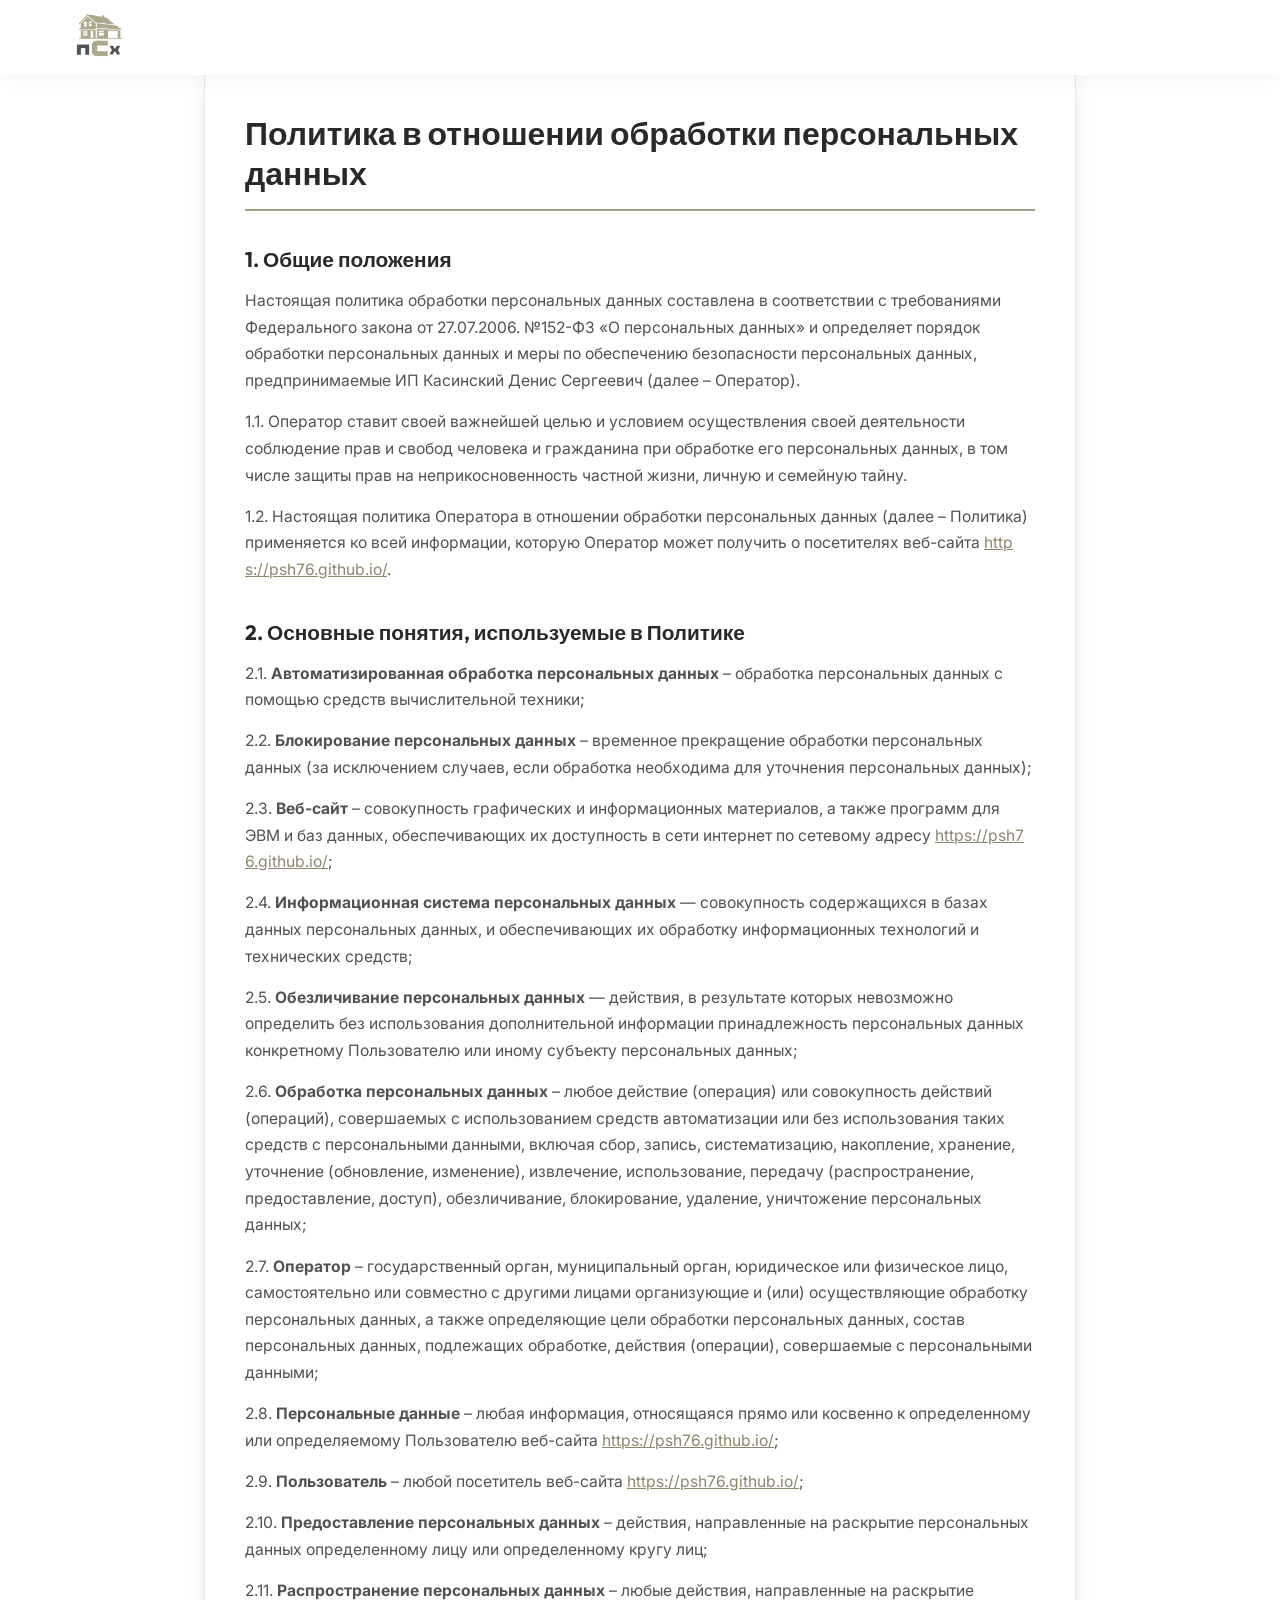
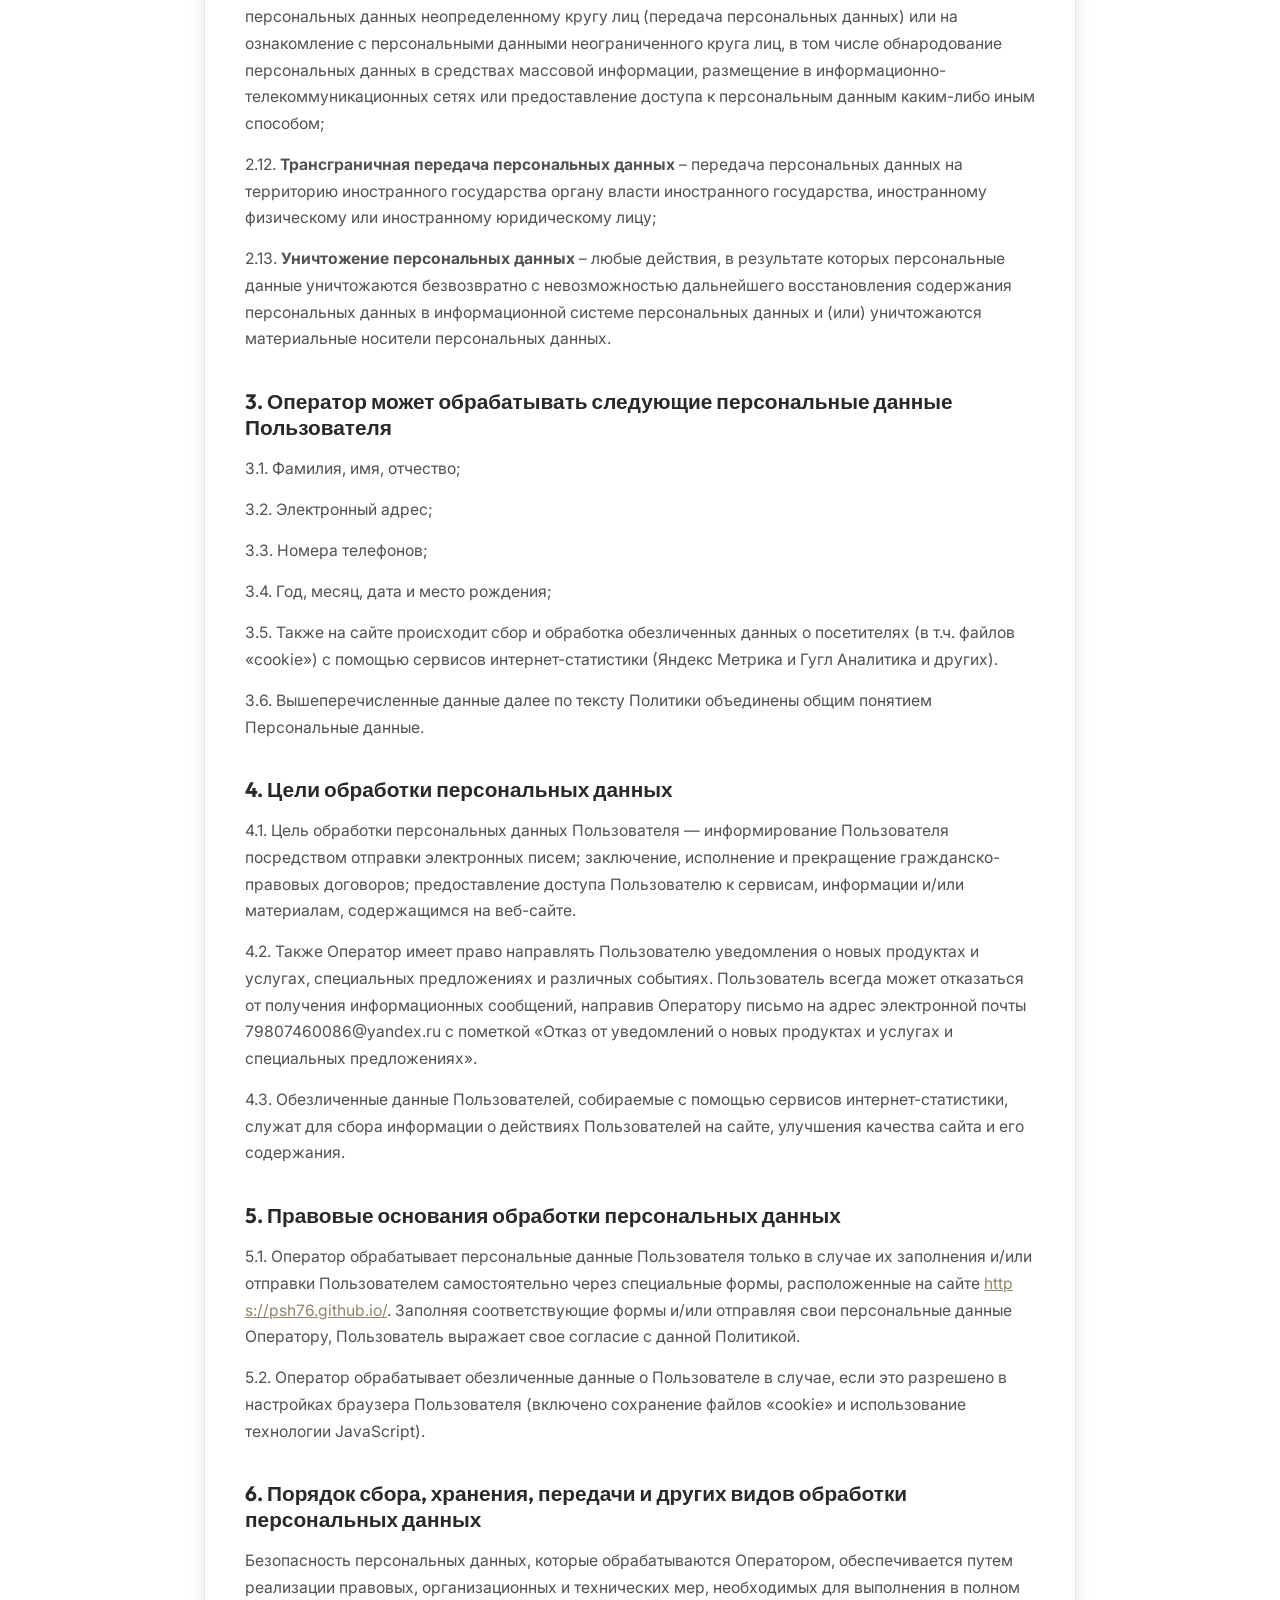
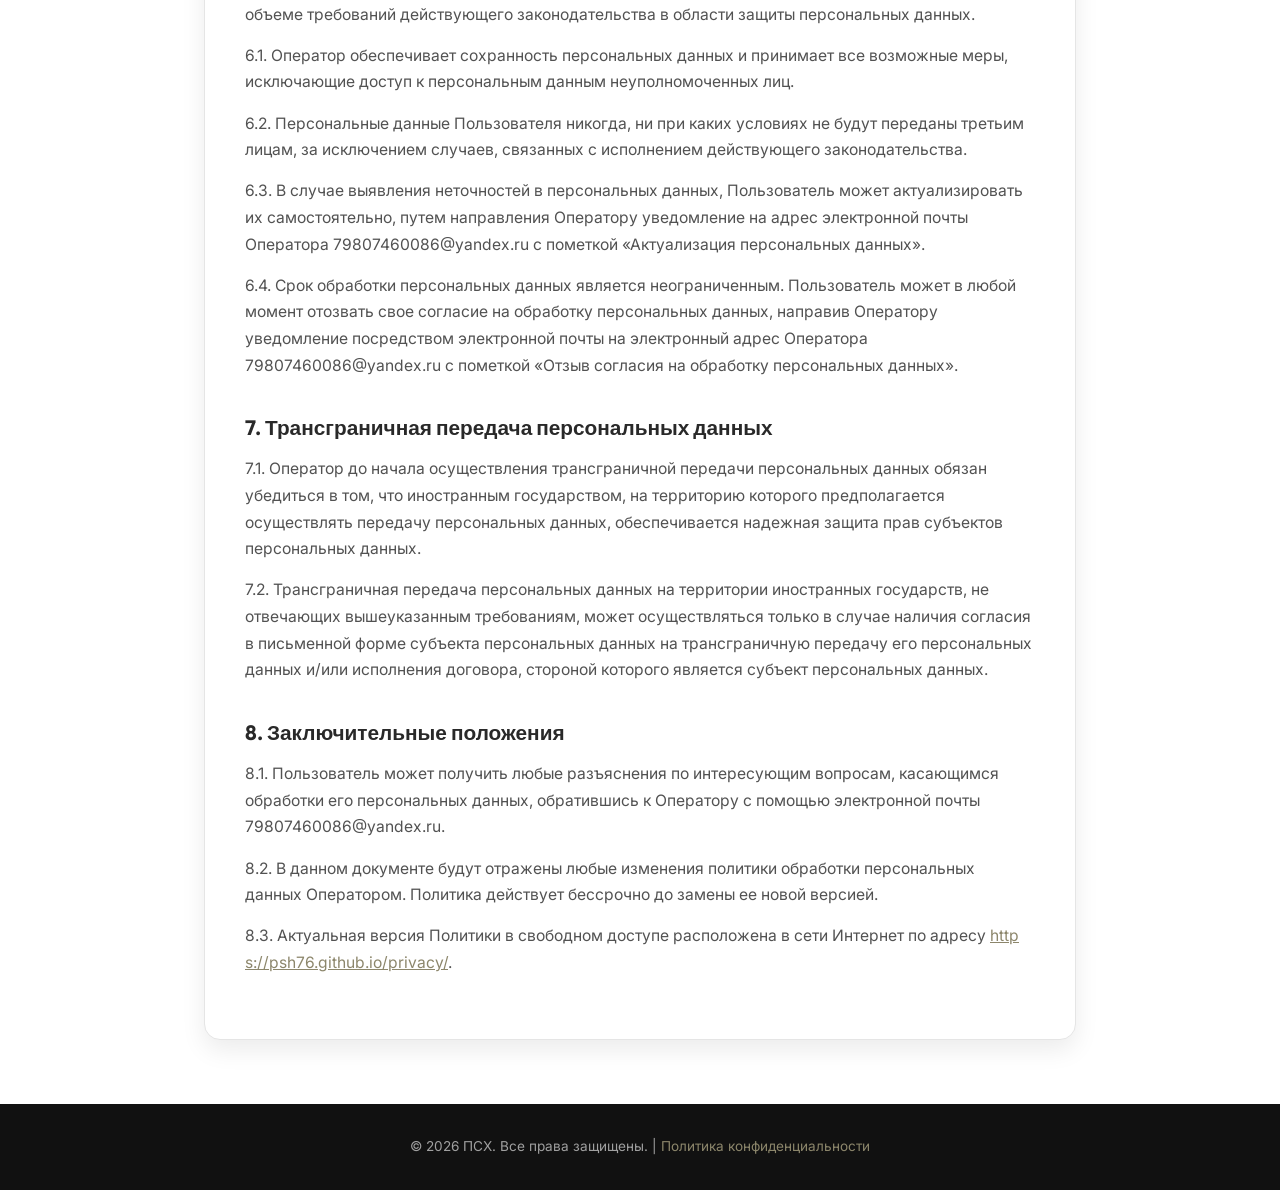
<file: privacy/index.html>
<!DOCTYPE html>
<html lang="ru">
<head>
  <meta charset="UTF-8">
  <meta name="viewport" content="width=device-width, initial-scale=1.0">
  <title>Политика в отношении обработки персональных данных | ПСХ</title>
  <meta name="description" content="Политика обработки персональных данных ИП Касинский Денис Сергеевич (ПСХ). Порядок сбора, хранения и защиты персональных данных.">
  <link rel="shortcut icon" href="../assets/hero.png" type="image/x-icon">
  <link rel="stylesheet" href="../css/style.css">
  <style>
    .privacy-container {
      max-width: 920px;
      margin: 4rem auto;
      padding: 0 1.5rem;
    }
    .privacy-card {
      background: var(--color-white);
      border: 1px solid var(--color-gray-200);
      border-radius: var(--radius-lg);
      padding: 3rem 2.5rem;
      box-shadow: var(--shadow-md);
    }
    .privacy-card h1 {
      font-size: 2rem;
      margin-bottom: 2rem;
      color: var(--color-charcoal-dark);
      border-bottom: 2px solid var(--color-gold);
      padding-bottom: 1rem;
    }
    .privacy-card h2 {
      font-size: 1.3rem;
      margin-top: 2.2rem;
      margin-bottom: 1rem;
      color: var(--color-charcoal-dark);
    }
    .privacy-card p, .privacy-card li {
      font-size: 0.98rem;
      line-height: 1.7;
      color: var(--color-charcoal-light);
      margin-bottom: 0.9rem;
    }
    .privacy-card a {
      color: var(--color-gold-dark);
      text-decoration: underline;
      word-break: break-all;
    }
    @media (max-width: 768px) {
      .privacy-container { margin: 2rem auto; }
      .privacy-card { padding: 1.75rem 1.25rem; }
      .privacy-card h1 { font-size: 1.5rem; }
    }
  </style>
</head>
<body>

  <!-- Header & Navigation -->
  <header class="header">
    <div class="container header-container">
      <a href="../" class="logo">
        <img src="../assets/logo.png" alt="ПСХ" height="110" width="110">
      </a>

      <div class="header-actions">
        <a href="../" class="btn btn-secondary">← На главную</a>
      </div>
    </div>
  </header>

  <!-- Main Privacy Document -->
  <main class="privacy-container">
    <article class="privacy-card">
      <h1>Политика в отношении обработки персональных данных</h1>

      <h2>1. Общие положения</h2>
      <p>Настоящая политика обработки персональных данных составлена в соответствии с требованиями Федерального закона от 27.07.2006. №152-ФЗ «О персональных данных» и определяет порядок обработки персональных данных и меры по обеспечению безопасности персональных данных, предпринимаемые ИП Касинский Денис Сергеевич (далее – Оператор).</p>
      <p>1.1. Оператор ставит своей важнейшей целью и условием осуществления своей деятельности соблюдение прав и свобод человека и гражданина при обработке его персональных данных, в том числе защиты прав на неприкосновенность частной жизни, личную и семейную тайну.</p>
      <p>1.2. Настоящая политика Оператора в отношении обработки персональных данных (далее – Политика) применяется ко всей информации, которую Оператор может получить о посетителях веб-сайта <a href="https://psh76.github.io/">https://psh76.github.io/</a>.</p>

      <h2>2. Основные понятия, используемые в Политике</h2>
      <p>2.1. <strong>Автоматизированная обработка персональных данных</strong> – обработка персональных данных с помощью средств вычислительной техники;</p>
      <p>2.2. <strong>Блокирование персональных данных</strong> – временное прекращение обработки персональных данных (за исключением случаев, если обработка необходима для уточнения персональных данных);</p>
      <p>2.3. <strong>Веб-сайт</strong> – совокупность графических и информационных материалов, а также программ для ЭВМ и баз данных, обеспечивающих их доступность в сети интернет по сетевому адресу <a href="https://psh76.github.io/">https://psh76.github.io/</a>;</p>
      <p>2.4. <strong>Информационная система персональных данных</strong> — совокупность содержащихся в базах данных персональных данных, и обеспечивающих их обработку информационных технологий и технических средств;</p>
      <p>2.5. <strong>Обезличивание персональных данных</strong> — действия, в результате которых невозможно определить без использования дополнительной информации принадлежность персональных данных конкретному Пользователю или иному субъекту персональных данных;</p>
      <p>2.6. <strong>Обработка персональных данных</strong> – любое действие (операция) или совокупность действий (операций), совершаемых с использованием средств автоматизации или без использования таких средств с персональными данными, включая сбор, запись, систематизацию, накопление, хранение, уточнение (обновление, изменение), извлечение, использование, передачу (распространение, предоставление, доступ), обезличивание, блокирование, удаление, уничтожение персональных данных;</p>
      <p>2.7. <strong>Оператор</strong> – государственный орган, муниципальный орган, юридическое или физическое лицо, самостоятельно или совместно с другими лицами организующие и (или) осуществляющие обработку персональных данных, а также определяющие цели обработки персональных данных, состав персональных данных, подлежащих обработке, действия (операции), совершаемые с персональными данными;</p>
      <p>2.8. <strong>Персональные данные</strong> – любая информация, относящаяся прямо или косвенно к определенному или определяемому Пользователю веб-сайта <a href="https://psh76.github.io/">https://psh76.github.io/</a>;</p>
      <p>2.9. <strong>Пользователь</strong> – любой посетитель веб-сайта <a href="https://psh76.github.io/">https://psh76.github.io/</a>;</p>
      <p>2.10. <strong>Предоставление персональных данных</strong> – действия, направленные на раскрытие персональных данных определенному лицу или определенному кругу лиц;</p>
      <p>2.11. <strong>Распространение персональных данных</strong> – любые действия, направленные на раскрытие персональных данных неопределенному кругу лиц (передача персональных данных) или на ознакомление с персональными данными неограниченного круга лиц, в том числе обнародование персональных данных в средствах массовой информации, размещение в информационно-телекоммуникационных сетях или предоставление доступа к персональным данным каким-либо иным способом;</p>
      <p>2.12. <strong>Трансграничная передача персональных данных</strong> – передача персональных данных на территорию иностранного государства органу власти иностранного государства, иностранному физическому или иностранному юридическому лицу;</p>
      <p>2.13. <strong>Уничтожение персональных данных</strong> – любые действия, в результате которых персональные данные уничтожаются безвозвратно с невозможностью дальнейшего восстановления содержания персональных данных в информационной системе персональных данных и (или) уничтожаются материальные носители персональных данных.</p>

      <h2>3. Оператор может обрабатывать следующие персональные данные Пользователя</h2>
      <p>3.1. Фамилия, имя, отчество;</p>
      <p>3.2. Электронный адрес;</p>
      <p>3.3. Номера телефонов;</p>
      <p>3.4. Год, месяц, дата и место рождения;</p>
      <p>3.5. Также на сайте происходит сбор и обработка обезличенных данных о посетителях (в т.ч. файлов «cookie») с помощью сервисов интернет-статистики (Яндекс Метрика и Гугл Аналитика и других).</p>
      <p>3.6. Вышеперечисленные данные далее по тексту Политики объединены общим понятием Персональные данные.</p>

      <h2>4. Цели обработки персональных данных</h2>
      <p>4.1. Цель обработки персональных данных Пользователя — информирование Пользователя посредством отправки электронных писем; заключение, исполнение и прекращение гражданско-правовых договоров; предоставление доступа Пользователю к сервисам, информации и/или материалам, содержащимся на веб-сайте.</p>
      <p>4.2. Также Оператор имеет право направлять Пользователю уведомления о новых продуктах и услугах, специальных предложениях и различных событиях. Пользователь всегда может отказаться от получения информационных сообщений, направив Оператору письмо на адрес электронной почты 79807460086@yandex.ru с пометкой «Отказ от уведомлений о новых продуктах и услугах и специальных предложениях».</p>
      <p>4.3. Обезличенные данные Пользователей, собираемые с помощью сервисов интернет-статистики, служат для сбора информации о действиях Пользователей на сайте, улучшения качества сайта и его содержания.</p>

      <h2>5. Правовые основания обработки персональных данных</h2>
      <p>5.1. Оператор обрабатывает персональные данные Пользователя только в случае их заполнения и/или отправки Пользователем самостоятельно через специальные формы, расположенные на сайте <a href="https://psh76.github.io/">https://psh76.github.io/</a>. Заполняя соответствующие формы и/или отправляя свои персональные данные Оператору, Пользователь выражает свое согласие с данной Политикой.</p>
      <p>5.2. Оператор обрабатывает обезличенные данные о Пользователе в случае, если это разрешено в настройках браузера Пользователя (включено сохранение файлов «cookie» и использование технологии JavaScript).</p>

      <h2>6. Порядок сбора, хранения, передачи и других видов обработки персональных данных</h2>
      <p>Безопасность персональных данных, которые обрабатываются Оператором, обеспечивается путем реализации правовых, организационных и технических мер, необходимых для выполнения в полном объеме требований действующего законодательства в области защиты персональных данных.</p>
      <p>6.1. Оператор обеспечивает сохранность персональных данных и принимает все возможные меры, исключающие доступ к персональным данным неуполномоченных лиц.</p>
      <p>6.2. Персональные данные Пользователя никогда, ни при каких условиях не будут переданы третьим лицам, за исключением случаев, связанных с исполнением действующего законодательства.</p>
      <p>6.3. В случае выявления неточностей в персональных данных, Пользователь может актуализировать их самостоятельно, путем направления Оператору уведомление на адрес электронной почты Оператора 79807460086@yandex.ru с пометкой «Актуализация персональных данных».</p>
      <p>6.4. Срок обработки персональных данных является неограниченным. Пользователь может в любой момент отозвать свое согласие на обработку персональных данных, направив Оператору уведомление посредством электронной почты на электронный адрес Оператора 79807460086@yandex.ru с пометкой «Отзыв согласия на обработку персональных данных».</p>

      <h2>7. Трансграничная передача персональных данных</h2>
      <p>7.1. Оператор до начала осуществления трансграничной передачи персональных данных обязан убедиться в том, что иностранным государством, на территорию которого предполагается осуществлять передачу персональных данных, обеспечивается надежная защита прав субъектов персональных данных.</p>
      <p>7.2. Трансграничная передача персональных данных на территории иностранных государств, не отвечающих вышеуказанным требованиям, может осуществляться только в случае наличия согласия в письменной форме субъекта персональных данных на трансграничную передачу его персональных данных и/или исполнения договора, стороной которого является субъект персональных данных.</p>

      <h2>8. Заключительные положения</h2>
      <p>8.1. Пользователь может получить любые разъяснения по интересующим вопросам, касающимся обработки его персональных данных, обратившись к Оператору с помощью электронной почты 79807460086@yandex.ru.</p>
      <p>8.2. В данном документе будут отражены любые изменения политики обработки персональных данных Оператором. Политика действует бессрочно до замены ее новой версией.</p>
      <p>8.3. Актуальная версия Политики в свободном доступе расположена в сети Интернет по адресу <a href="https://psh76.github.io/privacy/">https://psh76.github.io/privacy/</a>.</p>
    </article>
  </main>

  <!-- Footer -->
  <footer class="footer">
    <div class="container">
      <p>© 2026 ПСХ. Все права защищены. | <a href="../privacy/" style="color: var(--color-gold-dark);">Политика конфиденциальности</a></p>
    </div>
  </footer>

</body>
</html>
</file>
<file: css/style.css>
/* ==========================================================================
   QALA FORGE - MODERN DESIGN SYSTEM & STYLESHEET
   ========================================================================== */

@import url('https://fonts.googleapis.com/css2?family=Inter:wght@300;400;500;600;700&family=Outfit:wght@400;500;600;700;800&display=swap');

:root {
  /* Brand Palette */
  --color-gold: #a6a082;
  --color-gold-hover: #b8b193;
  --color-gold-dark: #8c866b;
  --color-cream: #f6f4ec;
  --color-cream-light: #faf9f5;
  --color-cream-dark: #e3dbb6;
  --color-charcoal: #3d3d3d;
  --color-charcoal-dark: #292929;
  --color-charcoal-light: #525252;
  --color-black: #111111;
  --color-white: #ffffff;
  --color-gray-100: #f4f4f4;
  --color-gray-200: #e5e5e5;
  --color-gray-400: #a0a0a0;
  --color-gray-600: #666666;

  /* Typography */
  --font-heading: 'Outfit', -apple-system, BlinkMacSystemFont, sans-serif;
  --font-body: 'Inter', -apple-system, BlinkMacSystemFont, sans-serif;

  /* Layout */
  --container-max-width: 1240px;
  --radius-sm: 5px;
  --radius-md: 10px;
  --radius-lg: 16px;
  --radius-full: 9999px;

  /* Shadows */
  --shadow-sm: 0 4px 12px rgba(0, 0, 0, 0.04);
  --shadow-md: 0 10px 25px rgba(0, 0, 0, 0.08);
  --shadow-lg: 0 20px 40px rgba(0, 0, 0, 0.15);
  --shadow-gold: 0 8px 24px rgba(166, 160, 130, 0.25);

  /* Transitions */
  --transition-fast: 0.2s cubic-bezier(0.4, 0, 0.2, 1);
  --transition-normal: 0.3s cubic-bezier(0.4, 0, 0.2, 1);
}

/* Base Resets */
*, *::before, *::after {
  box-sizing: border-box;
  margin: 0;
  padding: 0;
}

html {
  scroll-behavior: smooth;
  font-size: 16px;
}

body {
  font-family: var(--font-body);
  color: var(--color-charcoal);
  background-color: var(--color-white);
  line-height: 1.6;
  -webkit-font-smoothing: antialiased;
  -moz-osx-font-smoothing: grayscale;
  overflow-x: hidden;
}

a {
  color: inherit;
  text-decoration: none;
  transition: color var(--transition-fast);
}

ul, ol {
  list-style: none;
}

img {
  max-width: 100%;
  height: auto;
  display: block;
}

button, input, select, textarea {
  font: inherit;
}

/* Typography Helpers */
h1, h2, h3, h4, h5, h6 {
  font-family: var(--font-heading);
  font-weight: 700;
  line-height: 1.25;
  color: var(--color-charcoal);
}

.section-tag {
  display: inline-block;
  font-size: 0.85rem;
  font-weight: 700;
  text-transform: uppercase;
  letter-spacing: 2px;
  color: var(--color-gold);
  margin-bottom: 0.75rem;
}

.section-title {
  font-size: 2.25rem;
  margin-bottom: 1.25rem;
  color: var(--color-charcoal);
}

.section-title.light {
  color: var(--color-cream-dark);
}

.section-subtitle {
  font-size: 1.125rem;
  color: var(--color-gray-600);
  max-width: 650px;
  margin: 0 auto 3rem auto;
}

.section-subtitle.light {
  color: var(--color-cream-dark);
  opacity: 0.9;
}

/* Container */
.container {
  width: 100%;
  max-width: var(--container-max-width);
  margin: 0 auto;
  padding: 0 1.5rem;
}

/* Buttons */
.btn {
  display: inline-flex;
  align-items: center;
  justify-content: center;
  gap: 0.5rem;
  padding: 0.9rem 1.75rem;
  font-size: 0.95rem;
  font-weight: 600;
  border-radius: var(--radius-sm);
  border: 1px solid transparent;
  cursor: pointer;
  transition: all var(--transition-normal);
  white-space: nowrap;
}

.btn-primary {
  background-color: var(--color-gold);
  color: var(--color-white);
  box-shadow: var(--shadow-sm);
}

.btn-primary:hover {
  background-color: var(--color-gold-hover);
  transform: translateY(-2px);
  box-shadow: var(--shadow-gold);
}

.btn-secondary {
  background-color: transparent;
  border-color: var(--color-white);
  color: var(--color-white);
}

.btn-secondary:hover {
  background-color: rgba(255, 255, 255, 0.15);
  transform: translateY(-2px);
}

.btn-dark {
  background-color: var(--color-charcoal);
  color: var(--color-white);
}

.btn-dark:hover {
  background-color: var(--color-charcoal-dark);
  transform: translateY(-2px);
}

.btn-outline-gold {
  background-color: transparent;
  border-color: var(--color-gold);
  color: var(--color-gold);
}

.btn-outline-gold:hover {
  background-color: var(--color-gold);
  color: var(--color-white);
}

/* Header & Nav */
.header {
  position: fixed;
  top: 0;
  left: 0;
  right: 0;
  z-index: 1000;
  background-color: rgba(255, 255, 255, 0.92);
  backdrop-filter: blur(12px);
  box-shadow: 0 2px 20px rgba(0, 0, 0, 0.05);
  transition: all var(--transition-normal);
}

.header-container {
  display: flex;
  align-items: center;
  justify-content: space-between;
  height: 75px;
}

.logo {
  display: flex;
  align-items: center;
  gap: 0.75rem;
  font-family: var(--font-heading);
  font-size: 1.5rem;
  font-weight: 800;
  color: var(--color-charcoal);
  letter-spacing: 1px;
}

.logo-badge {
  background-color: var(--color-gold);
  color: var(--color-white);
  padding: 0.25rem 0.6rem;
  border-radius: var(--radius-sm);
  font-size: 0.8rem;
  font-weight: 700;
}

.nav-menu {
  display: flex;
  align-items: center;
  gap: 2.25rem;
}

.nav-link {
  font-weight: 600;
  font-size: 0.95rem;
  color: var(--color-charcoal);
  position: relative;
  padding: 0.5rem 0;
}

.nav-link::after {
  content: '';
  position: absolute;
  bottom: 0;
  left: 0;
  width: 0;
  height: 2px;
  background-color: var(--color-gold);
  transition: width var(--transition-fast);
}

.nav-link:hover {
  color: var(--color-gold);
}

.nav-link:hover::after {
  width: 100%;
}

.header-actions {
  display: flex;
  align-items: center;
  gap: 1rem;
}

.burger-btn {
  display: none;
  background: none;
  border: none;
  font-size: 1.5rem;
  color: var(--color-charcoal);
  cursor: pointer;
}

/* Mobile Drawer */
.mobile-drawer {
  position: fixed;
  top: 75px;
  left: 0;
  right: 0;
  background: var(--color-white);
  padding: 2rem 1.5rem;
  box-shadow: 0 10px 20px rgba(0,0,0,0.1);
  display: flex;
  flex-direction: column;
  gap: 1.25rem;
  transform: translateY(-150%);
  transition: transform var(--transition-normal);
  z-index: 999;
}

.mobile-drawer.active {
  transform: translateY(0);
}

/* Hero Section */
.hero {
  position: relative;
  min-height: 100vh;
  display: flex;
  align-items: center;
  padding-top: 75px;
  background: linear-gradient(135deg, rgba(20,20,20,0.75) 0%, rgba(30,30,30,0.65) 100%), url('../assets/hero.png') center/cover no-repeat;
  color: var(--color-white);
}

.hero-content {
  max-width: 800px;
  text-align: center;
  margin: 0 auto;
}

.hero-badge {
  display: inline-block;
  font-size: 0.9rem;
  font-weight: 700;
  letter-spacing: 3px;
  color: var(--color-cream-dark);
  text-transform: uppercase;
  margin-bottom: 1.25rem;
  padding: 0.4rem 1.2rem;
  border: 1px solid rgba(227, 219, 182, 0.4);
  border-radius: var(--radius-full);
  background: rgba(0,0,0,0.3);
  backdrop-filter: blur(4px);
}

.hero-title {
  font-size: 3rem;
  font-weight: 800;
  color: var(--color-white);
  margin-bottom: 1.5rem;
  line-height: 1.15;
}

.hero-description {
  font-size: 1.25rem;
  color: rgba(255, 255, 255, 0.9);
  margin-bottom: 2.5rem;
  font-weight: 400;
}

.hero-buttons {
  display: flex;
  align-items: center;
  justify-content: center;
  gap: 1.25rem;
  flex-wrap: wrap;
}

.hero-arrow {
  position: absolute;
  bottom: 2rem;
  left: 50%;
  transform: translateX(-50%);
  color: var(--color-white);
  font-size: 1.5rem;
  animation: bounce 2s infinite;
}

@keyframes bounce {
  0%, 20%, 50%, 80%, 100% { transform: translate(-50%, 0); }
  40% { transform: translate(-50%, -10px); }
  60% { transform: translate(-50%, -5px); }
}
/* Promo Offer Section */
.promo-section {
  padding: 5rem 0 1rem;
  background-color: var(--color-white);
}
.promo-card {
  background: linear-gradient(135deg, var(--color-cream-light) 0%, var(--color-cream) 100%);
  border: 1px solid var(--color-gold);
  border-radius: var(--radius-lg);
  padding: 3rem 2.5rem;
  box-shadow: var(--shadow-md), var(--shadow-gold);
  position: relative;
  overflow: hidden;
}
.promo-card::before {
  content: '';
  position: absolute;
  top: 0;
  left: 0;
  width: 100%;
  height: 4px;
  background: linear-gradient(90deg, var(--color-gold), var(--color-gold-hover), var(--color-gold-dark));
}
.promo-header {
  text-align: center;
  max-width: 850px;
  margin: 0 auto 2.5rem;
}
.promo-badge {
  display: inline-block;
  background-color: var(--color-charcoal);
  color: var(--color-cream-dark);
  font-size: 0.85rem;
  font-weight: 700;
  text-transform: uppercase;
  letter-spacing: 1px;
  padding: 0.4rem 1.2rem;
  border-radius: var(--radius-full);
  margin-bottom: 1rem;
}
.promo-title {
  font-size: 1.75rem;
  color: var(--color-charcoal-dark);
  line-height: 1.35;
}
.promo-grid {
  display: grid;
  grid-template-columns: repeat(3, 1fr);
  gap: 1.5rem;
  margin-bottom: 2.5rem;
}
.promo-item {
  background: var(--color-white);
  border: 1px solid rgba(166, 160, 130, 0.35);
  border-radius: var(--radius-md);
  padding: 2rem 1.5rem;
  position: relative;
  transition: transform var(--transition-normal), box-shadow var(--transition-normal), border-color var(--transition-normal);
  display: flex;
  flex-direction: column;
}
.promo-item:hover {
  transform: translateY(-5px);
  box-shadow: var(--shadow-md);
  border-color: var(--color-gold);
}
.promo-number {
  position: absolute;
  top: 1.2rem;
  right: 1.2rem;
  font-family: var(--font-heading);
  font-size: 1.4rem;
  font-weight: 800;
  color: var(--color-gold);
  opacity: 0.45;
}
.promo-icon {
  font-size: 2.2rem;
  margin-bottom: 1rem;
}
.promo-item-title {
  font-size: 1.15rem;
  margin-bottom: 0.75rem;
  color: var(--color-charcoal-dark);
  padding-right: 1.5rem;
}
.promo-item-text {
  font-size: 0.92rem;
  color: var(--color-gray-600);
  line-height: 1.5;
}
.promo-action {
  text-align: center;
}
@media (max-width: 992px) {
  .promo-grid {
    grid-template-columns: 1fr;
    gap: 1.2rem;
  }
  .promo-card {
    padding: 2rem 1.25rem;
  }
  .promo-title {
    font-size: 1.35rem;
  }
}

/* Services Section */
.services-section {
  padding: 5rem 0 6rem;
  background-color: var(--color-cream);
}

.services-grid {
  display: grid;
  grid-template-columns: repeat(2, 1fr);
  gap: 2rem;
}

.service-card {
  background: var(--color-white);
  border-radius: var(--radius-sm);
  overflow: hidden;
  box-shadow: var(--shadow-sm);
  transition: transform var(--transition-normal), box-shadow var(--transition-normal);
  display: flex;
  flex-direction: column;
}

.service-card:hover {
  transform: translateY(-6px);
  box-shadow: var(--shadow-md);
}

.service-image {
  height: 220px;
  background-size: cover;
  background-position: center;
}

.service-body {
  padding: 2rem;
  display: flex;
  flex-direction: column;
  flex-grow: 1;
}

.service-title {
  font-size: 1.35rem;
  margin-bottom: 0.75rem;
  color: var(--color-charcoal);
}

.service-descr {
  font-size: 0.95rem;
  color: var(--color-gray-600);
  line-height: 1.6;
}

/* Pricing Section */
.pricing-section {
  padding: 0 0 6rem 0;
  background-color: var(--color-cream);
}

.pricing-grid {
  display: grid;
  grid-template-columns: repeat(2, 1fr);
  gap: 2rem;
}

.pricing-card {
  background: var(--color-white);
  border-radius: var(--radius-sm);
  padding: 2.5rem;
  box-shadow: var(--shadow-sm);
  border-top: 4px solid var(--color-gold);
  display: flex;
  flex-direction: column;
  justify-content: space-between;
}

.pricing-header {
  margin-bottom: 1.5rem;
}

.pricing-title {
  font-size: 1.25rem;
  font-weight: 700;
  color: var(--color-charcoal);
  margin-bottom: 0.75rem;
}

.pricing-descr {
  font-size: 0.95rem;
  color: var(--color-gray-600);
}

.pricing-price {
  font-size: 1.4rem;
  font-weight: 700;
  color: var(--color-gold);
  margin-top: 1.5rem;
  padding-top: 1rem;
  border-top: 1px solid var(--color-gray-200);
}

/* Projects Showcase Section */
.projects-section {
  padding: 6rem 0;
  background-color: var(--color-white);
}

.project-filters {
  display: flex;
  align-items: center;
  justify-content: center;
  gap: 0.75rem;
  margin-bottom: 3rem;
  flex-wrap: wrap;
}

.filter-btn {
  padding: 0.6rem 1.4rem;
  font-weight: 600;
  font-size: 0.9rem;
  border-radius: var(--radius-full);
  background-color: var(--color-cream);
  color: var(--color-gold);
  border: 1px solid var(--color-cream-dark);
  cursor: pointer;
  transition: all var(--transition-fast);
}

.filter-btn:hover, .filter-btn.active {
  background-color: var(--color-gold);
  color: var(--color-white);
  border-color: var(--color-gold);
}

.projects-carousel-container {
  position: relative;
  width: 100%;
  margin-top: 1rem;
}

.carousel-nav-btn {
  position: absolute;
  top: 50%;
  transform: translateY(-50%);
  z-index: 10;
  width: 48px;
  height: 48px;
  border-radius: var(--radius-full);
  background: var(--color-charcoal-dark);
  color: var(--color-white);
  border: 1px solid var(--color-gold);
  font-size: 1.8rem;
  line-height: 1;
  display: flex;
  align-items: center;
  justify-content: center;
  cursor: pointer;
  box-shadow: var(--shadow-md);
  transition: all var(--transition-fast);
  user-select: none;
}

.carousel-nav-btn:hover:not(:disabled) {
  background: var(--color-gold);
  color: var(--color-white);
  transform: translateY(-50%) scale(1.08);
}

.carousel-nav-btn:disabled {
  opacity: 0.3;
  cursor: not-allowed;
}

.carousel-nav-btn.prev {
  left: -22px;
}

.carousel-nav-btn.next {
  right: -22px;
}

.projects-grid {
  display: flex;
  gap: 1.75rem;
  overflow-x: auto;
  scroll-behavior: smooth;
  scroll-snap-type: x mandatory;
  padding: 0.5rem 0.25rem 1.75rem;
  width: 100%;
  -webkit-overflow-scrolling: touch;
  scrollbar-width: none; /* Firefox */
}

.projects-grid::-webkit-scrollbar {
  display: none; /* Chrome, Safari, Edge */
}

.project-card {
  flex: 0 0 calc(33.333% - 1.17rem);
  min-width: 320px;
  scroll-snap-align: start;
  background: var(--color-white);
  border-radius: var(--radius-md);
  border: 1px solid var(--color-gray-200);
  overflow: hidden;
  transition: transform var(--transition-normal), box-shadow var(--transition-normal), border-color var(--transition-normal);
  display: flex;
  flex-direction: column;
}

@media (max-width: 1100px) {
  .project-card {
    flex: 0 0 calc(50% - 0.88rem);
    min-width: 290px;
  }
}

@media (max-width: 768px) {
  .carousel-nav-btn.prev {
    left: -10px;
  }
  .carousel-nav-btn.next {
    right: -10px;
  }
  .project-card {
    flex: 0 0 100%;
    min-width: 260px;
  }
}

.project-card:hover {
  transform: translateY(-8px);
  box-shadow: var(--shadow-lg);
}

.project-img-wrapper {
  position: relative;
  height: 280px;
  overflow: hidden;
}

.project-img-wrapper img {
  width: 100%;
  height: 100%;
  object-fit: cover;
  transition: transform 0.5s ease;
}

.project-card:hover .project-img-wrapper img {
  transform: scale(1.05);
}

.project-badge {
  position: absolute;
  top: 1rem;
  left: 1rem;
  background: rgba(61, 61, 61, 0.85);
  color: var(--color-white);
  padding: 0.3rem 0.8rem;
  border-radius: var(--radius-sm);
  font-size: 0.8rem;
  font-weight: 600;
  backdrop-filter: blur(4px);
}

.project-content {
  padding: 1.75rem;
}

.project-title {
  font-size: 1.35rem;
  margin-bottom: 0.5rem;
}

.project-specs {
  display: flex;
  gap: 1.5rem;
  color: var(--color-gray-600);
  font-size: 0.9rem;
  margin-bottom: 1.25rem;
  padding-bottom: 1rem;
  border-bottom: 1px solid var(--color-gray-200);
}

.project-spec-item {
  display: flex;
  align-items: center;
  gap: 0.4rem;
}

.project-footer {
  display: flex;
  align-items: center;
  justify-content: space-between;
}

.project-price-label {
  font-size: 0.8rem;
  color: var(--color-gray-400);
}

.project-price-val {
  font-size: 1.2rem;
  font-weight: 700;
  color: var(--color-charcoal);
}

/* Works Showcase Section */
.works-section {
  padding: 6rem 0;
  background-color: var(--color-white);
  border-top: 1px solid var(--color-gray-200);
}

.work-filters {
  display: flex;
  justify-content: center;
  flex-wrap: wrap;
  gap: 0.75rem;
  margin-bottom: 2.5rem;
}

.works-carousel-container {
  position: relative;
  width: 100%;
  margin-top: 1rem;
}

.works-grid {
  display: flex;
  gap: 1.75rem;
  overflow-x: auto;
  scroll-behavior: smooth;
  scroll-snap-type: x mandatory;
  padding: 0.5rem 0.25rem 1.75rem;
  width: 100%;
  -webkit-overflow-scrolling: touch;
  scrollbar-width: none;
}

.works-grid::-webkit-scrollbar {
  display: none;
}

.work-card {
  flex: 0 0 calc(33.333% - 1.17rem);
  min-width: 320px;
  scroll-snap-align: start;
  background: var(--color-white);
  border-radius: var(--radius-md);
  border: 1px solid var(--color-gray-200);
  overflow: hidden;
  transition: transform var(--transition-normal), box-shadow var(--transition-normal), border-color var(--transition-normal);
  display: flex;
  flex-direction: column;
}

.work-card:hover {
  transform: translateY(-6px);
  box-shadow: var(--shadow-lg);
  border-color: var(--color-gold);
}

.work-img-wrapper {
  position: relative;
  height: 250px;
  overflow: hidden;
}

.work-img-wrapper img {
  width: 100%;
  height: 100%;
  object-fit: cover;
  transition: transform 0.5s ease;
}

.work-card:hover .work-img-wrapper img {
  transform: scale(1.06);
}

.work-badge {
  position: absolute;
  top: 1rem;
  left: 1rem;
  background: rgba(61, 61, 61, 0.88);
  color: var(--color-white);
  padding: 0.35rem 0.85rem;
  border-radius: var(--radius-sm);
  font-size: 0.8rem;
  font-weight: 600;
  backdrop-filter: blur(4px);
}

.work-content {
  padding: 1.5rem;
  display: flex;
  flex-direction: column;
  flex-grow: 1;
}

.work-title {
  font-size: 1.15rem;
  margin-bottom: 0.75rem;
  color: var(--color-charcoal-dark);
}

.work-details {
  display: flex;
  flex-direction: column;
  gap: 0.45rem;
  font-size: 0.9rem;
  color: var(--color-gray-600);
  margin-bottom: auto;
}

.work-detail-item {
  line-height: 1.4;
}

@media (max-width: 1100px) {
  .work-card {
    flex: 0 0 calc(50% - 0.88rem);
    min-width: 290px;
  }
}

@media (max-width: 768px) {
  .work-card {
    flex: 0 0 100%;
    min-width: 260px;
  }
}

/* About Section */
.about-section {
  padding: 6rem 0;
  background-color: var(--color-charcoal);
  color: var(--color-white);
}

.stats-grid {
  display: grid;
  grid-template-columns: repeat(4, 1fr);
  gap: 2rem;
  margin-top: 3.5rem;
}

.stat-card {
  text-align: center;
  padding: 1.5rem;
  border-right: 1px solid rgba(255, 255, 255, 0.1);
}

.stat-card:last-child {
  border-right: none;
}

.stat-number {
  font-family: var(--font-heading);
  font-size: 2.75rem;
  font-weight: 800;
  color: var(--color-cream-dark);
  margin-bottom: 0.5rem;
}

.stat-divider {
  width: 40px;
  height: 2px;
  background-color: var(--color-gold);
  margin: 0.75rem auto;
}

.stat-label {
  font-size: 0.95rem;
  color: rgba(255, 255, 255, 0.8);
}

/* Stages Section */
.stages-section {
  padding: 6rem 0;
  background-color: var(--color-cream);
}

.stages-timeline {
  display: grid;
  grid-template-columns: repeat(5, 1fr);
  gap: 1.25rem;
  margin-top: 3rem;
}

.stage-card {
  background: var(--color-white);
  border-radius: var(--radius-sm);
  padding: 1.75rem 1.25rem;
  text-align: center;
  box-shadow: var(--shadow-sm);
  position: relative;
}

.stage-num {
  width: 45px;
  height: 45px;
  background: var(--color-gold);
  color: var(--color-white);
  border-radius: 50%;
  display: flex;
  align-items: center;
  justify-content: center;
  font-family: var(--font-heading);
  font-weight: 700;
  font-size: 1.1rem;
  margin: 0 auto 1.25rem auto;
}

.stage-title {
  font-size: 1.05rem;
  margin-bottom: 0.5rem;
}

.stage-descr {
  font-size: 0.85rem;
  color: var(--color-gray-600);
}

/* Reviews Section */
.reviews-section {
  padding: 6rem 0;
  background-color: var(--color-white);
}

.reviews-grid {
  display: grid;
  grid-template-columns: repeat(3, 1fr);
  gap: 2rem;
}

.review-card {
  background: var(--color-cream-light);
  border-radius: var(--radius-md);
  padding: 2rem;
  border: 1px solid var(--color-gray-200);
}

.review-stars {
  color: #f59e0b;
  margin-bottom: 1rem;
  font-size: 1.1rem;
}

.review-text {
  font-size: 0.95rem;
  color: var(--color-charcoal-light);
  margin-bottom: 1.5rem;
  font-style: italic;
}

.review-author {
  display: flex;
  align-items: center;
  gap: 1rem;
}

.author-avatar {
  width: 45px;
  height: 45px;
  border-radius: 50%;
  background: var(--color-gold);
  color: var(--color-white);
  display: flex;
  align-items: center;
  justify-content: center;
  font-weight: 700;
}

.author-name {
  font-weight: 700;
  font-size: 0.95rem;
}

.author-project {
  font-size: 0.8rem;
  color: var(--color-gray-400);
}

/* Calculator / Quiz Section */
.quiz-section {
  padding: 6rem 0;
  background-color: var(--color-cream);
}

.quiz-container {
  background: var(--color-white);
  border-radius: var(--radius-lg);
  padding: 3rem;
  box-shadow: var(--shadow-md);
  max-width: 900px;
  margin: 0 auto;
}

.quiz-step {
  display: none;
}

.quiz-step.active {
  display: block;
}

.quiz-progress {
  display: flex;
  align-items: center;
  justify-content: space-between;
  margin-bottom: 2.5rem;
  position: relative;
}

.quiz-progress-bar {
  position: absolute;
  top: 50%;
  left: 0;
  right: 0;
  height: 3px;
  background: var(--color-gray-200);
  z-index: 1;
}

.quiz-progress-fill {
  height: 100%;
  background: var(--color-gold);
  width: 33%;
  transition: width var(--transition-normal);
}

.progress-dot {
  width: 36px;
  height: 36px;
  border-radius: 50%;
  background: var(--color-white);
  border: 2px solid var(--color-gray-200);
  display: flex;
  align-items: center;
  justify-content: center;
  font-weight: 700;
  font-size: 0.9rem;
  z-index: 2;
  transition: all var(--transition-fast);
}

.progress-dot.active {
  border-color: var(--color-gold);
  background: var(--color-gold);
  color: var(--color-white);
}

.quiz-step-title {
  font-size: 1.5rem;
  margin-bottom: 1.5rem;
  text-align: center;
}

.options-grid {
  display: grid;
  grid-template-columns: repeat(3, 1fr);
  gap: 1.25rem;
  margin-bottom: 2rem;
}

.quiz-option {
  border: 2px solid var(--color-gray-200);
  border-radius: var(--radius-sm);
  padding: 1.5rem 1rem;
  text-align: center;
  cursor: pointer;
  transition: all var(--transition-fast);
}

.quiz-option:hover, .quiz-option.selected {
  border-color: var(--color-gold);
  background-color: var(--color-cream);
}

.option-icon {
  font-size: 2rem;
  margin-bottom: 0.5rem;
  color: var(--color-gold);
}

.option-label {
  font-weight: 600;
  font-size: 0.95rem;
}

.quiz-nav {
  display: flex;
  justify-content: space-between;
  margin-top: 2rem;
}

/* Contact Section */
.contacts-section {
  padding: 6rem 0;
  background-color: var(--color-charcoal);
  color: var(--color-white);
}

.contacts-grid {
  display: grid;
  grid-template-columns: 1fr 1.2fr;
  gap: 3rem;
  align-items: center;
}

.contact-info-box h3 {
  color: var(--color-gold);
  font-size: 1.75rem;
  margin-bottom: 1.5rem;
}

.contact-item {
  display: flex;
  align-items: flex-start;
  gap: 1rem;
  margin-bottom: 1.5rem;
  font-size: 1.05rem;
}

.contact-icon {
  color: var(--color-gold);
  font-size: 1.25rem;
  margin-top: 0.2rem;
}

.form-group {
  margin-bottom: 1.25rem;
}

.form-input {
  width: 100%;
  padding: 0.9rem 1.25rem;
  border-radius: var(--radius-sm);
  border: 1px solid var(--color-gray-400);
  background-color: var(--color-cream);
  color: var(--color-charcoal);
  font-size: 0.95rem;
  outline: none;
  transition: border-color var(--transition-fast);
}

.form-input:focus {
  border-color: var(--color-gold);
}

.radio-toggle-group {
  display: flex;
  gap: 1rem;
  margin-bottom: 1.25rem;
}

.radio-toggle {
  flex: 1;
  display: flex;
  align-items: center;
  justify-content: center;
  gap: 0.5rem;
  padding: 0.75rem;
  border: 1px solid var(--color-gray-400);
  border-radius: var(--radius-sm);
  cursor: pointer;
  background-color: var(--color-cream);
  color: var(--color-charcoal);
  font-weight: 600;
  transition: all var(--transition-fast);
}

.radio-toggle.active {
  border-color: var(--color-gold);
  background-color: var(--color-gold);
  color: var(--color-white);
}

.checkbox-label {
  display: flex;
  align-items: flex-start;
  gap: 0.5rem;
  font-size: 0.8rem;
  color: var(--color-gray-600);
  margin-bottom: 0.65rem;
  line-height: 1.4;
  cursor: pointer;
}

.checkbox-label:last-of-type {
  margin-bottom: 1.25rem;
}

/* Modals */
.modal-overlay {
  position: fixed;
  top: 0;
  left: 0;
  right: 0;
  bottom: 0;
  background: rgba(0, 0, 0, 0.7);
  backdrop-filter: blur(6px);
  display: flex;
  align-items: center;
  justify-content: center;
  z-index: 2000;
  opacity: 0;
  pointer-events: none;
  transition: opacity var(--transition-normal);
}

.modal-overlay.active {
  opacity: 1;
  pointer-events: auto;
}

.modal-content {
  background: var(--color-white);
  border-radius: var(--radius-md);
  padding: 2.5rem;
  max-width: 600px;
  width: 90%;
  position: relative;
  transform: translateY(20px);
  transition: transform var(--transition-normal);
}

.modal-overlay.active .modal-content {
  transform: translateY(0);
}

.modal-close {
  position: absolute;
  top: 1rem;
  right: 1rem;
  background: none;
  border: none;
  font-size: 1.5rem;
  cursor: pointer;
  color: var(--color-gray-600);
}

/* Footer */
.footer {
  background-color: var(--color-black);
  color: var(--color-gray-400);
  padding: 2rem 0;
  text-align: center;
  font-size: 0.85rem;
}

.cookie-banner {
  position: fixed;
  bottom: 20px;
  right: 20px;
  max-width: 480px;
  background: var(--color-cream);
  color: var(--color-charcoal);
  padding: 1.25rem;
  border-radius: var(--radius-sm);
  box-shadow: var(--shadow-lg);
  z-index: 1500;
  display: flex;
  align-items: center;
  justify-content: space-between;
  gap: 1rem;
  font-size: 0.85rem;
}

/* Responsive Breakpoints */
@media (max-width: 992px) {
  .nav-menu { display: none; }
  .burger-btn { display: block; }
  .services-grid, .pricing-grid, .contacts-grid { grid-template-columns: 1fr; }
  .stats-grid { grid-template-columns: repeat(2, 1fr); }
  .stat-card { border-right: none; border-bottom: 1px solid rgba(255, 255, 255, 0.1); }
  .stages-timeline { grid-template-columns: repeat(2, 1fr); }
  .reviews-grid { grid-template-columns: 1fr; }
  .hero-title { font-size: 2.25rem; }
}

@media (max-width: 576px) {
  .hero-title { font-size: 1.75rem; }
  .stages-timeline { grid-template-columns: 1fr; }
  .stats-grid { grid-template-columns: 1fr; }
  .options-grid { grid-template-columns: 1fr; }
  .cookie-banner { flex-direction: column; right: 10px; left: 10px; }
}
</file>
